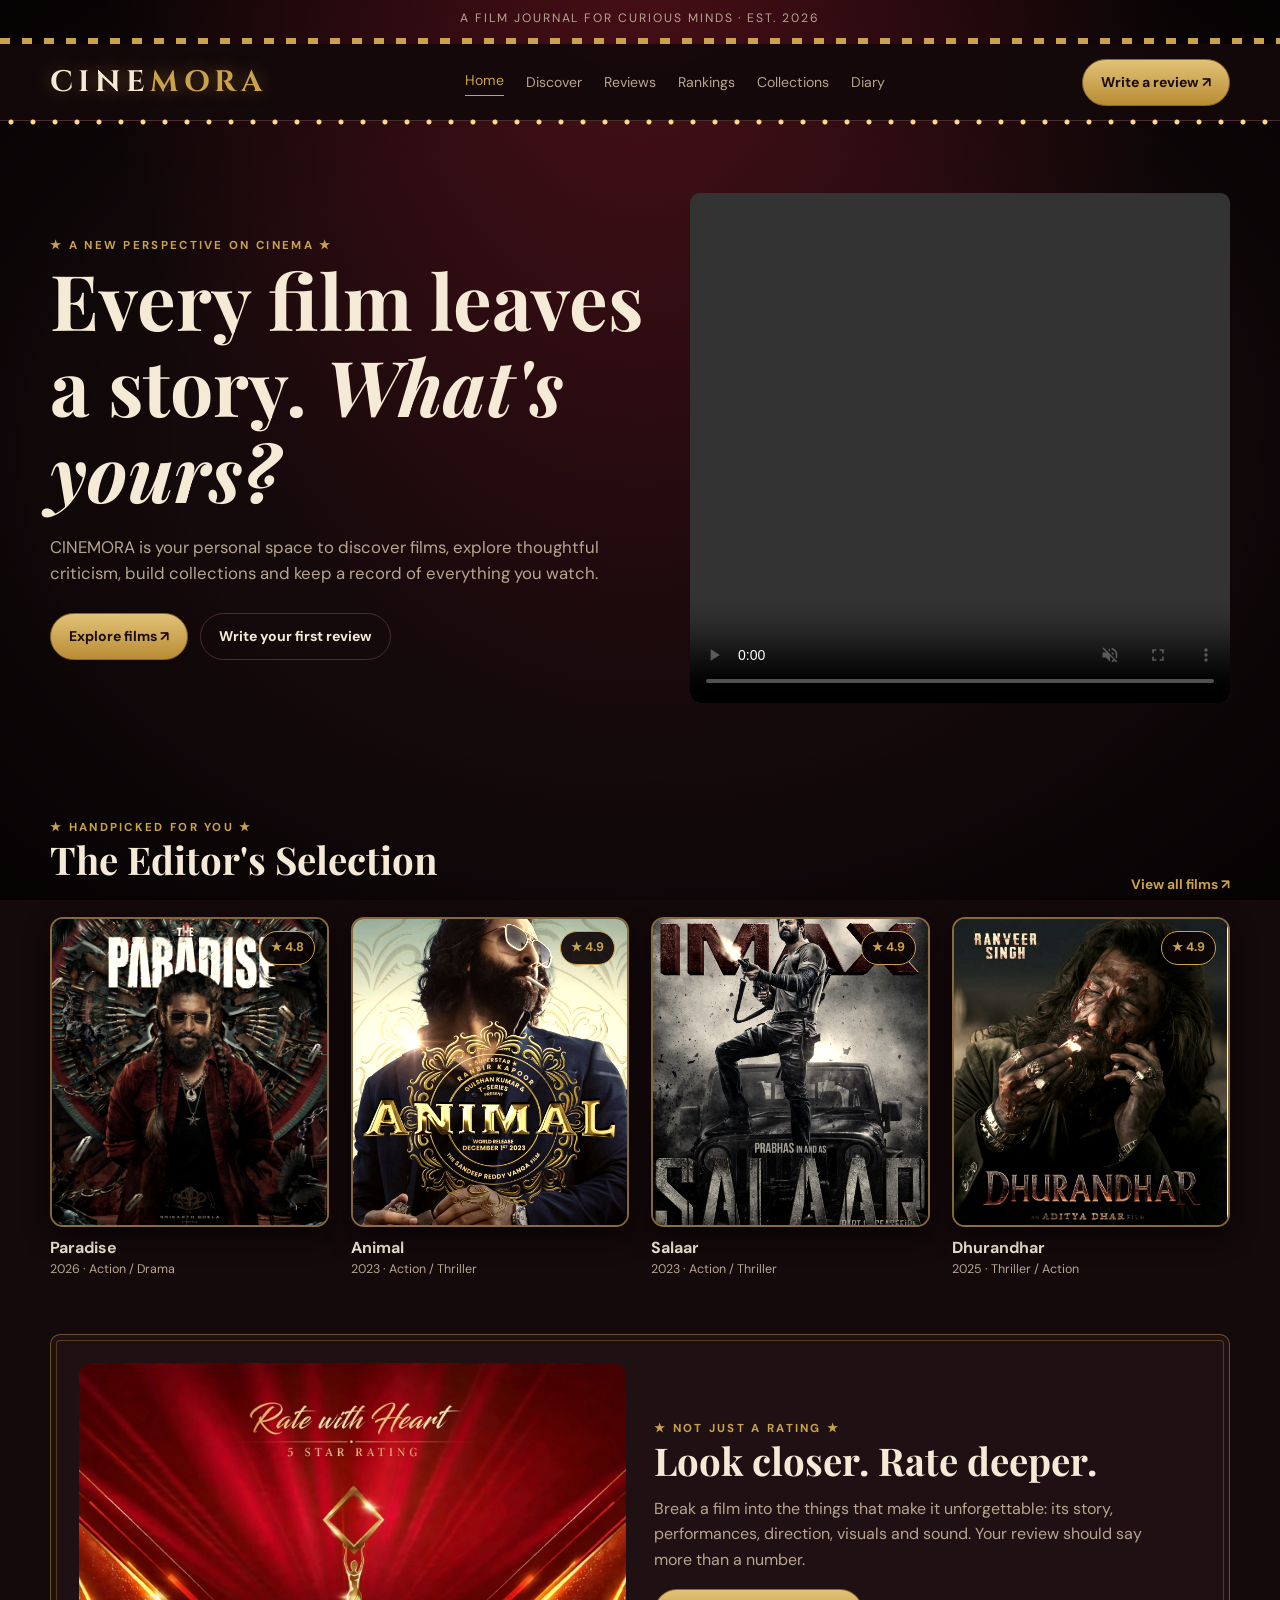
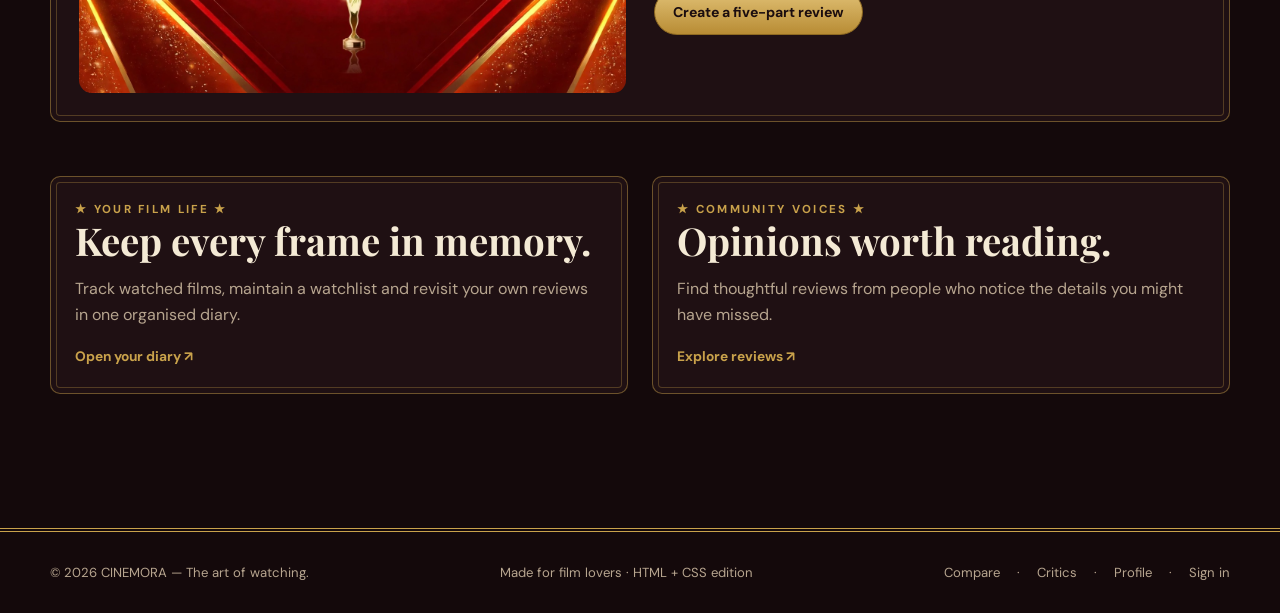
<file: index.html>
<!DOCTYPE html>
<html lang="en">

<head>

    <meta charset="UTF-8">
    <meta name="viewport" content="width=device-width, initial-scale=1.0">
    <meta name="description"
        content="Discover, review and collect films with CINEMORA.">
    <title>Home | CINEMORA</title>
    <link rel="stylesheet" href="css/style.css">
</head>

<body>

    <!-- Top announcement line -->
    <div class="topline">
        <div class="container">
            A film journal for curious minds · Est. 2026
        </div>
    </div>

    <!-- Navigation bar -->
    <div class="nav-wrap">
        <div class="container">
            <nav>

                <!-- Website logo -->
                <a class="logo" href="index.html">
                    CINE<span>MORA</span>
                </a>

                <!-- Navigation links -->
                <div class="nav-links">
                    <a class="active" href="index.html">Home</a>
                    <a class="" href="discover.html">Discover</a>
                    <a class="" href="review-hub.html">Reviews</a>
                    <a class="" href="rankings.html">Rankings</a>
                    <a class="" href="collections.html">Collections</a>
                    <a class="" href="diary.html">Diary</a>
                </div>

                <!-- Write review button -->
                <a class="nav-cta" href="write-review.html">
                    Write a review ↗
                </a>

            </nav>
        </div>
    </div>

    <!-- Main content -->
    <main class="container">

        <!-- Hero section -->
        <section class="hero">

            <!-- Hero text content -->
            <div class="hero-copy">

                <div class="eyebrow">
                    A new perspective on cinema
                </div>

                <h1>
                    Every film leaves a story.
                    <em>What's yours?</em>
                </h1>

                <p>
                    CINEMORA is your personal space to discover films,
                    explore thoughtful criticism, build collections
                    and keep a record of everything you watch.
                </p>

                <!-- Hero action buttons -->
                <div class="hero-actions">

                    <a class="btn" href="discover.html">
                        Explore films ↗
                    </a>

                    <a class="btn outline" href="write-review.html">
                        Write your first review
                    </a>

                </div>
            </div>

           <div class="hero-image">
             <video src="images/hero.vid.mp4"
              autoplay loop muted playsinline controls preload="auto">
             </video>
            </div>
            
        </section>

        <!-- Editor's selection section -->
        <section class="section">

            <!-- Section heading -->
            <div class="section-head">

                <div>
                    <div class="eyebrow">
                        Handpicked for you
                    </div>

                    <h2>The Editor's Selection</h2>
                </div>

                <a class="text-link" href="discover.html">
                    View all films ↗
                </a>

            </div>

            <!-- Featured movie grid -->
            <div class="movie-grid">

                <!-- Movie 1: Paradise -->
                <article class="movie-card">

                    <a href="discover.html">
                        <div class="poster">

                            <div class="image-slot">
                                <img
                                    src="images/para4.png"
                                    alt="Paradise"
                                >
                            </div>

                            <span class="rating">★ 4.8</span>

                        </div>
                    </a>

                    <h3>
                        <a href="discover.html">
                            Paradise
                        </a>
                    </h3>

                    <div class="meta">
                        2026 · Action / Drama
                    </div>

                </article>

                <!-- Movie 2: Animal -->
                <article class="movie-card">

                    <a href="discover.html">
                        <div class="poster">

                            <div class="image-slot">
                                <img
                                    src="images/animal.png"
                                    alt="Animal"
                                >
                            </div>

                            <span class="rating">★ 4.9</span>

                        </div>
                    </a>

                    <h3>
                        <a href="discover.html">Animal</a>
                    </h3>

                    <div class="meta">
                        2023 · Action / Thriller
                    </div>

                </article>

                <!-- Movie 3: Salaar -->
                <article class="movie-card">

                    <a href="movie.html">
                        <div class="poster">

                            <div class="image-slot">
                                <img
                                    src="images/salar4.png"
                                    alt="Salaar"
                                >
                            </div>

                            <span class="rating">★ 4.9</span>

                        </div>
                    </a>

                    <h3>
                        <a href="movie.html">Salaar</a>
                    </h3>

                    <div class="meta">
                        2023 · Action / Thriller
                    </div>

                </article>

                <!-- Movie 4: Dhurandhar -->
                <article class="movie-card">

                    <a href="discover.html">
                        <div class="poster">

                            <div class="image-slot">
                                <img
                                    src="images/dhurandhar_2x3_full.png"
                                    alt="Dhurandhar"
                                >
                            </div>

                            <span class="rating">★ 4.9</span>

                        </div>
                    </a>

                    <h3>
                        <a href="discover.html">Dhurandhar</a>
                    </h3>

                    <div class="meta">
                        2025 · Thriller / Action
                    </div>

                </article>

            </div>
        </section>

        <!-- Feature band: Review explanation -->
        <section class="feature-band">

            <!-- Editorial image -->
            <div>
                <div class="image-slot">
                    <img
                        src="images/homepage.jpeg"
                        alt="Cinema editorial image"
                    >
                </div>
            </div>

            <!-- Feature text -->
            <div>

                <div class="eyebrow">
                    Not just a rating
                </div>

                <h2>Look closer. Rate deeper.</h2>

                <p>
                    Break a film into the things that make it unforgettable:
                    its story, performances, direction, visuals and sound.
                    Your review should say more than a number.
                </p>

                <a class="btn" href="write-review.html">
                    Create a five-part review
                </a>

            </div>

        </section>

        <!-- Two-column information section -->
        <section class="section split">

            <!-- Film diary panel -->
            <div class="panel">

                <div class="eyebrow">
                    Your film life
                </div>

                <h2>Keep every frame in memory.</h2>

                <p>
                    Track watched films, maintain a watchlist and revisit
                    your own reviews in one organised diary.
                </p>

                <a class="text-link" href="diary.html">
                    Open your diary ↗
                </a>

            </div>

            <!-- Community reviews panel -->
            <div class="panel">

                <div class="eyebrow">
                    Community voices
                </div>

                <h2>Opinions worth reading.</h2>

                <p>
                    Find thoughtful reviews from people who notice
                    the details you might have missed.
                </p>

                <a class="text-link" href="review-hub.html">
                    Explore reviews ↗
                </a>

            </div>

        </section>

    </main>

    <!-- Footer -->
    <footer>

        <div class="container footer-inner">

            <span>
                © 2026 CINEMORA — The art of watching.
            </span>

            <span>
                Made for film lovers · HTML + CSS edition
            </span>

            <span>
                <a href="compare.html">Compare</a>
                　·　
                <a href="critics.html">Critics</a>
                　·　
                <a href="profile.html">Profile</a>
                　·　
                <a href="login.html">Sign in</a>
            </span>

        </div>

    </footer>

</body>
</html>
</file>
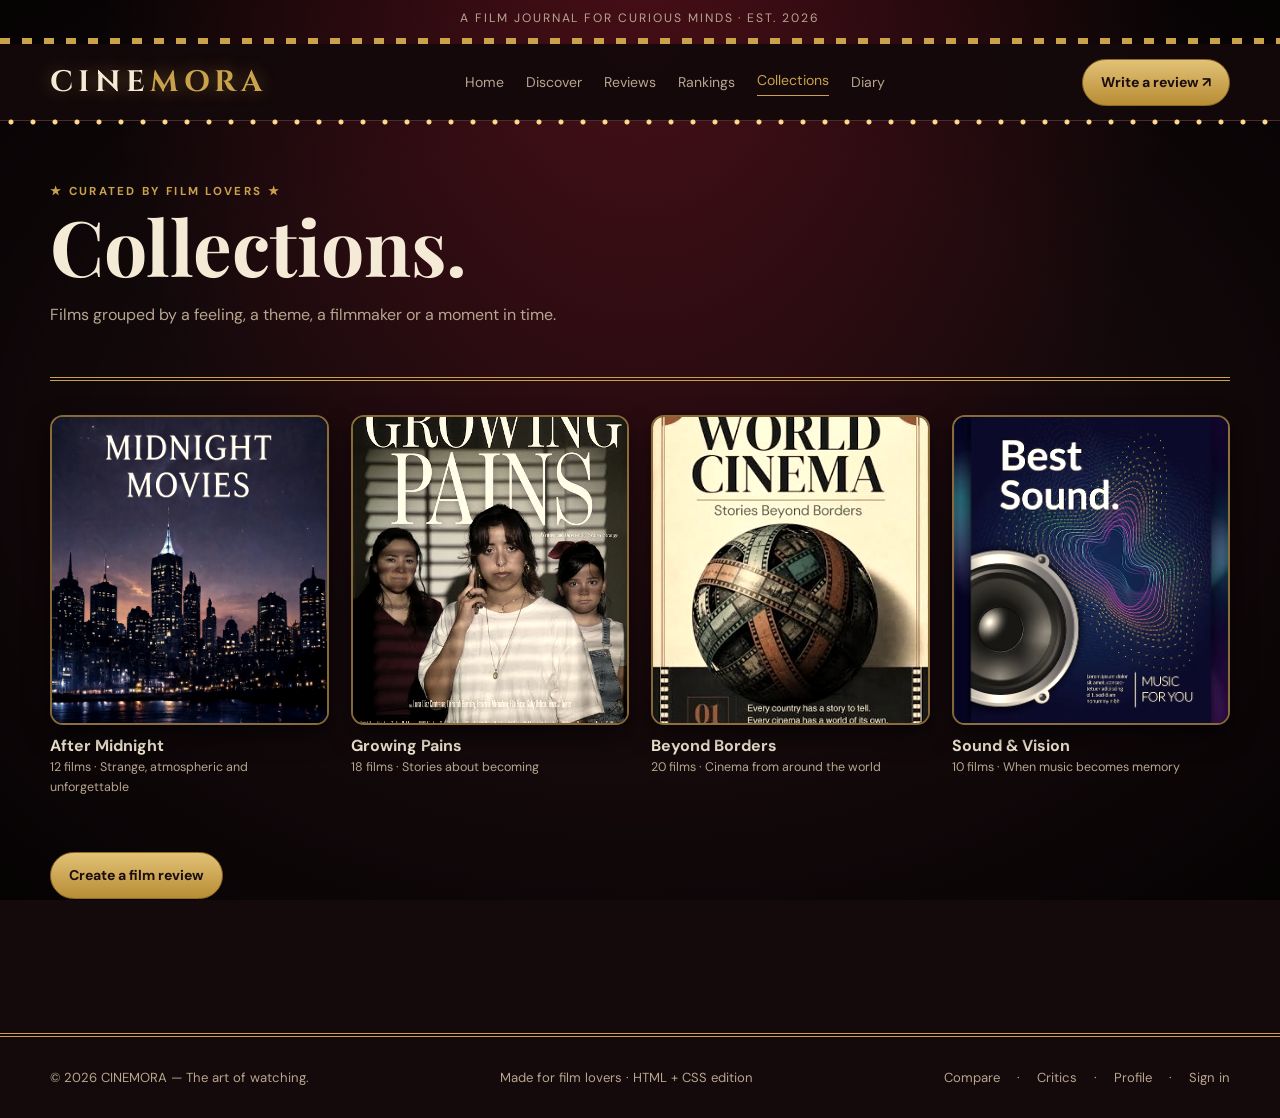
<file: collections.html>
<!DOCTYPE html>
<html lang="en">

<head>
    <meta charset="UTF-8">
    <meta name="viewport" content="width=device-width, initial-scale=1.0">
    <meta name="description" content="Collections">
    <title>Collections | CINEMORA</title>
    <link rel="stylesheet" href="css/style.css">

</head>

<body>

    <!-- 6. Topline -->
    <div class="topline">

        <div class="container">
            A film journal for curious minds · Est. 2026
        </div>

    </div>

    <!-- 7. Navigation Bar -->
    <div class="nav-wrap">

        <div class="container">

            <nav>

                <!-- Website Logo -->
                <a class="logo" href="index.html">
                    CINE<span>MORA</span>
                </a>

                <!-- Navigation Links -->
                <div class="nav-links">

                    <a class="" href="index.html">Home</a>

                    <a class="" href="discover.html">Discover</a>

                    <a class="" href="review-hub.html">Reviews</a>

                    <a class="" href="rankings.html">Rankings</a>

                    <a class="active" href="collections.html">
                        Collections
                    </a>

                    <a class="" href="diary.html">Diary</a>

                </div>

                <!-- Review Button -->
                <a class="nav-cta" href="write-review.html">
                    Write a review ↗
                </a>

            </nav>

        </div>

    </div>

    <!-- 8. Main Content -->
    <main class="container">

        <!-- 9. Page Heading -->
        <div class="page-title">

            <div class="eyebrow">
                Curated by film lovers
            </div>

            <h1>Collections.</h1>

            <p>
                Films grouped by a feeling, a theme,
                a filmmaker or a moment in time.
            </p>

        </div>

        <!-- 10. Movie Collections Grid -->
        <div class="movie-grid">

            <!-- First Collection: After Midnight -->
            <article class="movie-card">

                <a href="discover.html">

                    <!-- Collection Poster -->
                    <div class="poster">

                        <div class="image-slot">
                            <img src="images/midnight2.png"
                                 alt="Midnight cinema collection">
                        </div>

                    </div>

                    <!-- Collection Information -->
                    <h3>After Midnight</h3>

                    <div class="meta">
                        12 films · Strange, atmospheric
                        and unforgettable
                    </div>

                </a>

            </article>

            <!-- Second Collection: Growing Pains -->
            <article class="movie-card">

                <a href="discover.html">

                    <!-- Collection Poster -->
                    <div class="poster">

                        <div class="image-slot">
                            <img src="images/grow.pain.png"
                                 alt="Coming of age collection">
                        </div>

                    </div>

                    <!-- Collection Information -->
                    <h3>Growing Pains</h3>

                    <div class="meta">
                        18 films · Stories about becoming
                    </div>

                </a>

            </article>

            <!-- Third Collection: Beyond Borders -->
            <article class="movie-card">

                <a href="discover.html">

                    <!-- Collection Poster -->
                    <div class="poster">

                        <div class="image-slot">
                            <img src="images/cinemaworld1.png"
                                 alt="World cinema collection">
                        </div>

                    </div>

                    <!-- Collection Information -->
                    <h3>Beyond Borders</h3>

                    <div class="meta">
                        20 films · Cinema from around the world
                    </div>

                </a>

            </article>

            <!-- Fourth Collection: Sound & Vision -->
            <article class="movie-card">

                <a href="discover.html">

                    <!-- Collection Poster -->
                    <div class="poster">

                        <div class="image-slot">
                            <img src="images/music3.png"
                                 alt="Soundtrack collection">
                        </div>

                    </div>

                    <!-- Collection Information -->
                    <h3>Sound &amp; Vision</h3>

                    <div class="meta">
                        10 films · When music becomes memory
                    </div>

                </a>

            </article>

        </div>

        <!-- 11. Create Review Button -->
        <div class="section">

            <a class="btn" href="write-review.html">
                Create a film review
            </a>

        </div>

    </main>

    <!-- 12. Footer -->
    <footer>

        <div class="container footer-inner">

            <span>
                © 2026 CINEMORA — The art of watching.
            </span>

            <span>
                Made for film lovers · HTML + CSS edition
            </span>

            <span>
                <a href="compare.html">Compare</a>
                　·　
                <a href="critics.html">Critics</a>
                　·　
                <a href="profile.html">Profile</a>
                　·　
                <a href="login.html">Sign in</a>
            </span>

        </div>

    </footer>

</body>
</html>
</file>
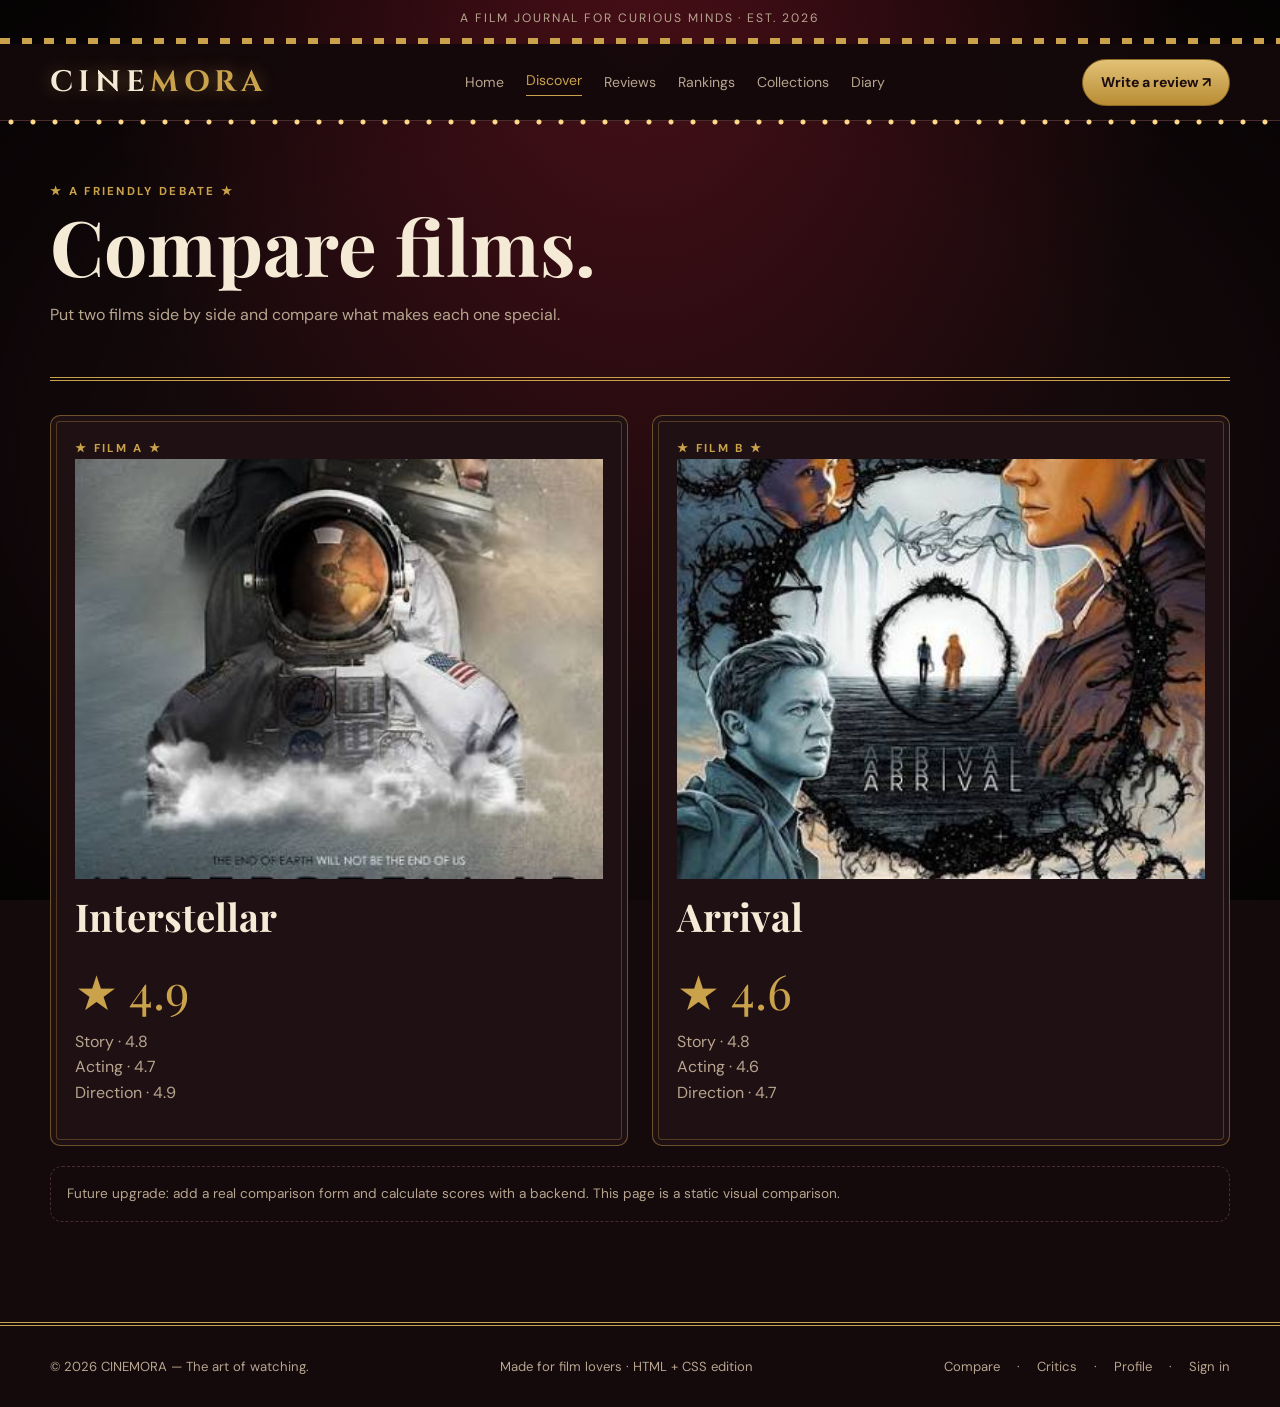
<file: compare.html>
<!DOCTYPE html>
<html lang="en">

<head>

    <meta charset="UTF-8">
    <meta name="viewport" content="width=device-width, initial-scale=1.0">
    <meta name="description" content="Compare Films">
    <title>Compare Films | CINEMORA</title>
    <link rel="stylesheet" href="css/style.css">

</head>

<body>

    <!-- 6. Topline -->
    <div class="topline">

        <div class="container">
            A film journal for curious minds · Est. 2026
        </div>

    </div>

    <!-- 7. Navigation Bar -->
    <div class="nav-wrap">

        <div class="container">

            <nav>

                <!-- Website Logo -->
                <a class="logo" href="index.html">
                    CINE<span>MORA</span>
                </a>

                <!-- Navigation Links -->
                <div class="nav-links">

                    <a class="" href="index.html">Home</a>

                    <a class="active" href="discover.html">
                        Discover
                    </a>

                    <a class="" href="review-hub.html">Reviews</a>

                    <a class="" href="rankings.html">Rankings</a>

                    <a class="" href="collections.html">
                        Collections
                    </a>

                    <a class="" href="diary.html">Diary</a>

                </div>

                <!-- Review Button -->
                <a class="nav-cta" href="write-review.html">
                    Write a review ↗
                </a>

            </nav>

        </div>

    </div>

    <!-- 8. Main Content -->
    <main class="container">

        <!-- 9. Page Heading -->
        <div class="page-title">

            <div class="eyebrow">
                A friendly debate
            </div>

            <h1>Compare films.</h1>

            <p>
                Put two films side by side and compare
                what makes each one special.
            </p>

        </div>

        <!-- 10. Film Comparison Section -->
        <div class="split">

            <!-- Film A: Interstellar -->
            <div class="panel">

                <div class="eyebrow">
                    Film A
                </div>

                <!-- Movie Poster -->
                <div class="image-slot">

                    <img src="images/interstellar.jpeg"
                         alt="Interstellar poster">

                </div>

                <!-- Movie Name -->
                <h2 style="margin-top:16px">
                    Interstellar
                </h2>

                <!-- Overall Rating -->
                <div class="big-score">
                    ★ 4.9
                </div>

                <!-- Movie Category Ratings -->
                <p>
                    Story · 4.8<br>
                    Acting · 4.7<br>
                    Direction · 4.9<br>
                </p>

            </div>

            <!-- Film B: Arrival -->
            <div class="panel">

                <div class="eyebrow">
                    Film B
                </div>

                <!-- Movie Poster -->
                <div class="image-slot">

                    <img src="images/arivval.jpeg"
                         alt="Arrival poster">

                </div>

                <!-- Movie Name -->
                <h2 style="margin-top:16px">
                    Arrival
                </h2>

                <!-- Overall Rating -->
                <div class="big-score">
                    ★ 4.6
                </div>

                <!-- Movie Category Ratings -->
                <p>
                    Story · 4.8<br>
                    Acting · 4.6<br>
                    Direction · 4.7<br>
                </p>

            </div>

        </div>

        <!-- 11. Future Upgrade Note -->
        <div class="note">

            Future upgrade: add a real comparison form
            and calculate scores with a backend.
            This page is a static visual comparison.

        </div>

    </main>

    <!-- 12. Footer -->
    <footer>

        <div class="container footer-inner">

            <span>
                © 2026 CINEMORA — The art of watching.
            </span>

            <span>
                Made for film lovers · HTML + CSS edition
            </span>

            <span>
                <a href="compare.html">Compare</a>
                　·　
                <a href="critics.html">Critics</a>
                　·　
                <a href="profile.html">Profile</a>
                　·　
                <a href="login.html">Sign in</a>
            </span>

        </div>

    </footer>

</body>
</html>
</file>
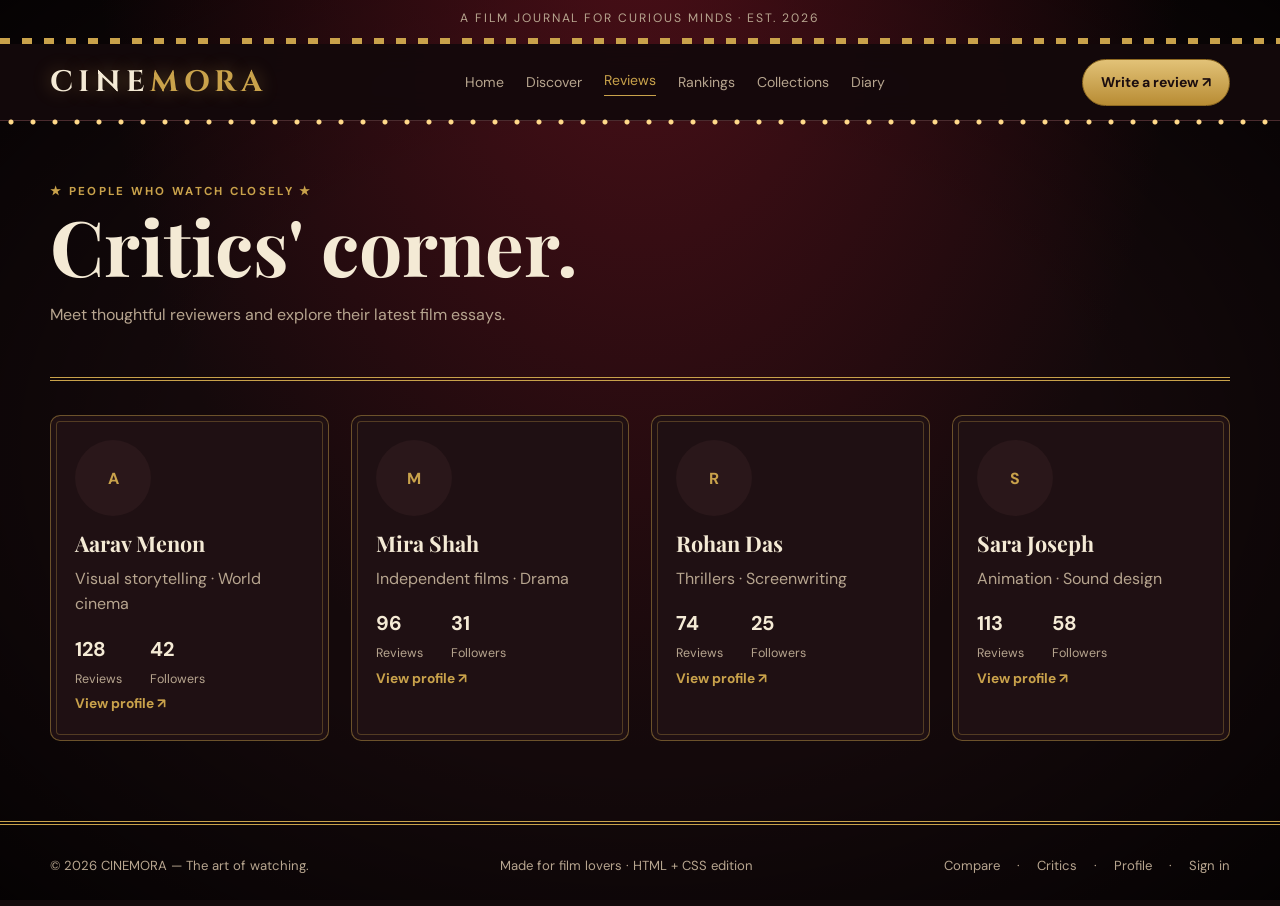
<file: critics.html>
<!DOCTYPE html>
<html lang="en">

<head>

    
    <meta charset="UTF-8">
    <meta name="viewport" content="width=device-width, initial-scale=1.0">
    <meta name="description" content="Critics Corner">
    <title>Critics Corner | CINEMORA</title>
    <link rel="stylesheet" href="css/style.css">

</head>

<body>

    <!-- 6. Topline -->
    <div class="topline">

        <div class="container">
            A film journal for curious minds · Est. 2026
        </div>

    </div>

    <!-- 7. Navigation Bar -->
    <div class="nav-wrap">

        <div class="container">

            <nav>

                <!-- Website Logo -->
                <a class="logo" href="index.html">
                    CINE<span>MORA</span>
                </a>

                <!-- Navigation Links -->
                <div class="nav-links">

                    <a class="" href="index.html">Home</a>

                    <a class="" href="discover.html">Discover</a>

                    <a class="active" href="review-hub.html">
                        Reviews
                    </a>

                    <a class="" href="rankings.html">Rankings</a>

                    <a class="" href="collections.html">
                        Collections
                    </a>

                    <a class="" href="diary.html">Diary</a>

                </div>

                <!-- Review Button -->
                <a class="nav-cta" href="write-review.html">
                    Write a review ↗
                </a>

            </nav>

        </div>

    </div>

    <!-- 8. Main Content -->
    <main class="container">

        <!-- 9. Page Heading -->
        <div class="page-title">

            <div class="eyebrow">
                People who watch closely
            </div>

            <h1>Critics' corner.</h1>

            <p>
                Meet thoughtful reviewers and explore
                their latest film essays.
            </p>

        </div>

        <!-- 10. Critics / Reviewers Grid -->
        <div class="movie-grid">

            <!-- First Critic: Aarav Menon -->
            <article class="panel">

                <!-- Critic Avatar -->
                <div class="avatar"
                     style="width:76px;height:76px">
                    A
                </div>

                <!-- Critic Name -->
                <h3 style="margin-top:15px">
                    Aarav Menon
                </h3>

                <!-- Critic Specialization -->
                <p>
                    Visual storytelling · World cinema
                </p>

                <!-- Critic Statistics -->
                <div class="stats">

                    <div>
                        <strong>128</strong>
                        <span>Reviews</span>
                    </div>

                    <div>
                        <strong>42</strong>
                        <span>Followers</span>
                    </div>

                </div>

                <!-- Profile Link -->
                <a class="text-link" href="profile.html">
                    View profile ↗
                </a>

            </article>

            <!-- Second Critic: Mira Shah -->
            <article class="panel">

                <!-- Critic Avatar -->
                <div class="avatar"
                     style="width:76px;height:76px">
                    M
                </div>

                <!-- Critic Name -->
                <h3 style="margin-top:15px">
                    Mira Shah
                </h3>

                <!-- Critic Specialization -->
                <p>
                    Independent films · Drama
                </p>

                <!-- Critic Statistics -->
                <div class="stats">

                    <div>
                        <strong>96</strong>
                        <span>Reviews</span>
                    </div>

                    <div>
                        <strong>31</strong>
                        <span>Followers</span>
                    </div>

                </div>

                <!-- Profile Link -->
                <a class="text-link" href="profile.html">
                    View profile ↗
                </a>

            </article>

            <!-- Third Critic: Rohan Das -->
            <article class="panel">

                <!-- Critic Avatar -->
                <div class="avatar"
                     style="width:76px;height:76px">
                    R
                </div>

                <!-- Critic Name -->
                <h3 style="margin-top:15px">
                    Rohan Das
                </h3>

                <!-- Critic Specialization -->
                <p>
                    Thrillers · Screenwriting
                </p>

                <!-- Critic Statistics -->
                <div class="stats">

                    <div>
                        <strong>74</strong>
                        <span>Reviews</span>
                    </div>

                    <div>
                        <strong>25</strong>
                        <span>Followers</span>
                    </div>

                </div>

                <!-- Profile Link -->
                <a class="text-link" href="profile.html">
                    View profile ↗
                </a>

            </article>

            <!-- Fourth Critic: Sara Joseph -->
            <article class="panel">

                <!-- Critic Avatar -->
                <div class="avatar"
                     style="width:76px;height:76px">
                    S
                </div>

                <!-- Critic Name -->
                <h3 style="margin-top:15px">
                    Sara Joseph
                </h3>

                <!-- Critic Specialization -->
                <p>
                    Animation · Sound design
                </p>

                <!-- Critic Statistics -->
                <div class="stats">

                    <div>
                        <strong>113</strong>
                        <span>Reviews</span>
                    </div>

                    <div>
                        <strong>58</strong>
                        <span>Followers</span>
                    </div>

                </div>

                <!-- Profile Link -->
                <a class="text-link" href="profile.html">
                    View profile ↗
                </a>

            </article>

        </div>

    </main>

    <!-- 11. Footer -->
    <footer>

        <div class="container footer-inner">

            <span>
                © 2026 CINEMORA — The art of watching.
            </span>

            <span>
                Made for film lovers · HTML + CSS edition
            </span>

            <span>
                <a href="compare.html">Compare</a>
                　·　
                <a href="critics.html">Critics</a>
                　·　
                <a href="profile.html">Profile</a>
                　·　
                <a href="login.html">Sign in</a>
            </span>

        </div>

    </footer>

</body>
</html>
</file>
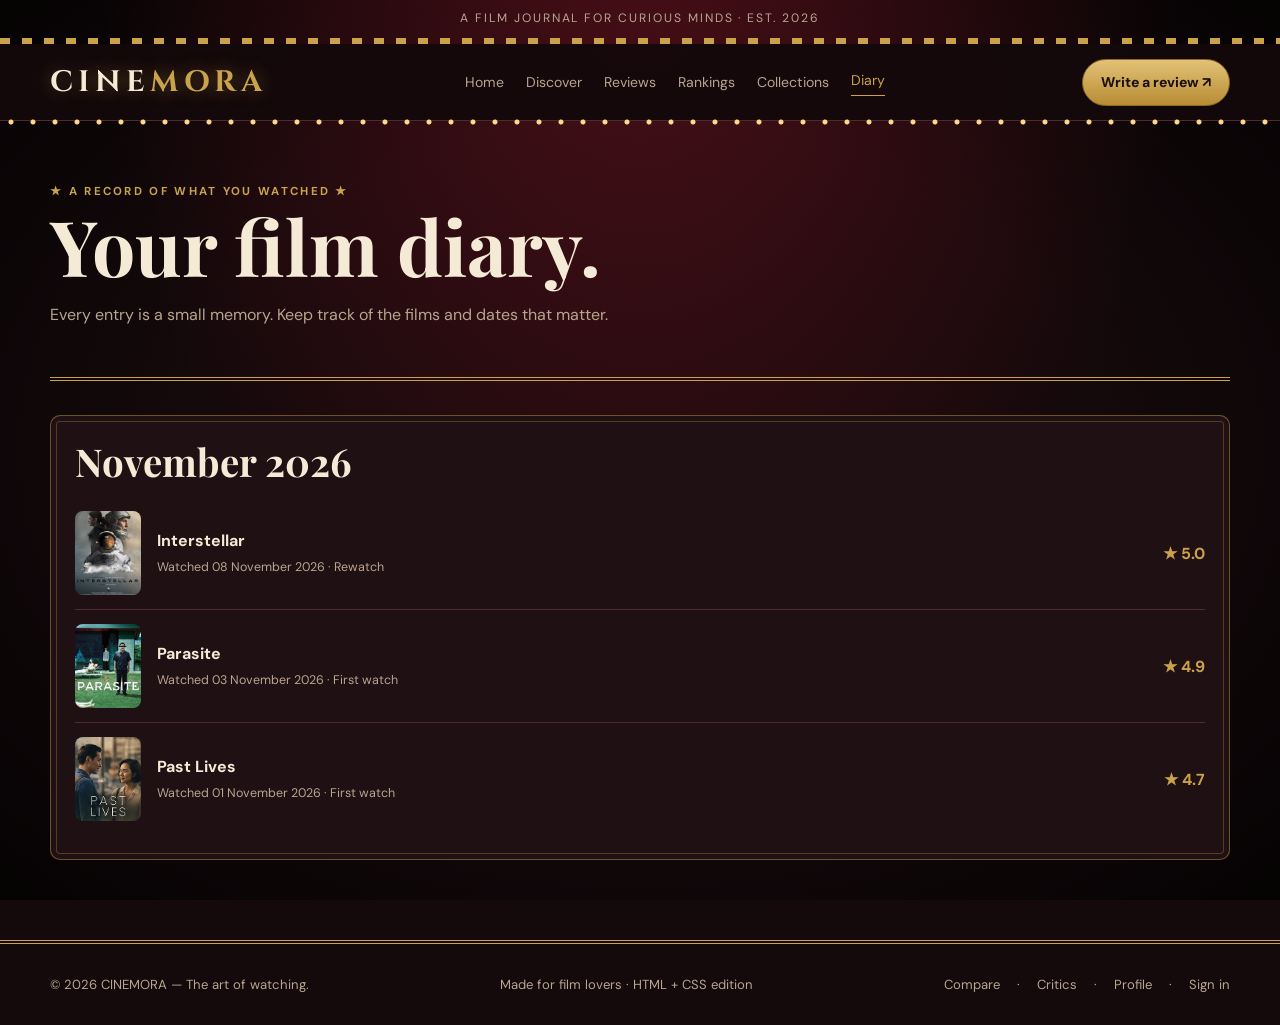
<file: diary.html>
<!DOCTYPE html>
<html lang="en">

<head>
    <meta charset="UTF-8">
    <meta name="viewport" content="width=device-width, initial-scale=1.0">
    <meta name="description" content="Diary">
    <title>Diary | CINEMORA</title>
    <link rel="stylesheet" href="css/style.css">
</head>

<body>

    <!-- 6. Topline -->
    <div class="topline">

        <div class="container">
            A film journal for curious minds · Est. 2026
        </div>

    </div>

    <!-- 7. Navigation Bar -->
    <div class="nav-wrap">

        <div class="container">

            <nav>

                <!-- Website Logo -->
                <a class="logo" href="index.html">
                    CINE<span>MORA</span>
                </a>

                <!-- Navigation Links -->
                <div class="nav-links">

                    <a class="" href="index.html">Home</a>

                    <a class="" href="discover.html">Discover</a>

                    <a class="" href="review-hub.html">Reviews</a>

                    <a class="" href="rankings.html">Rankings</a>

                    <a class="" href="collections.html">Collections</a>

                    <a class="active" href="diary.html">
                        Diary
                    </a>

                </div>

                <!-- Review Button -->
                <a class="nav-cta" href="write-review.html">
                    Write a review ↗
                </a>

            </nav>

        </div>

    </div>

    <!-- 8. Main Content -->
    <main class="container">

        <!-- 9. Page Heading -->
        <div class="page-title">

            <div class="eyebrow">
                A record of what you watched
            </div>

            <h1>Your film diary.</h1>

            <p>
                Every entry is a small memory.
                Keep track of the films and dates that matter.
            </p>

        </div>

        <!-- 10. Film Diary Panel -->
        <div class="panel">

            <!-- Month Heading -->
            <h2>November 2026</h2>

            <!-- First Entry: Interstellar -->
            <div class="list-row">

                <!-- Movie Poster -->
                <div class="thumb">

                    <div class="image-slot">
                        <img src="images/interstellar.jpeg"
                             alt="Interstellar poster">
                    </div>

                </div>

                <!-- Movie Information -->
                <div class="grow">

                    <strong>Interstellar</strong>

                    <span class="meta">
                        Watched 08 November 2026 · Rewatch
                    </span>

                </div>

                <!-- Movie Rating -->
                <span class="score">★ 5.0</span>

            </div>

            <!-- Second Entry: Parasite -->
            <div class="list-row">

                <!-- Movie Poster -->
                <div class="thumb">

                    <div class="image-slot">
                        <img src="images/parasite.jpg"
                             alt="Parasite poster">
                    </div>

                </div>

                <!-- Movie Information -->
                <div class="grow">

                    <strong>Parasite</strong>

                    <span class="meta">
                        Watched 03 November 2026 · First watch
                    </span>

                </div>

                <!-- Movie Rating -->
                <span class="score">★ 4.9</span>

            </div>

            <!-- Third Entry: Past Lives -->
            <div class="list-row">

                <!-- Movie Poster -->
                <div class="thumb">

                    <div class="image-slot">
                        <img src="images/past-lives.jpg"
                             alt="Past Lives poster">
                    </div>

                </div>

                <!-- Movie Information -->
                <div class="grow">

                    <strong>Past Lives</strong>

                    <span class="meta">
                        Watched 01 November 2026 · First watch
                    </span>

                </div>

                <!-- Movie Rating -->
                <span class="score">★ 4.7</span>

            </div>

        </div>

    </main>

    <!-- 11. Footer -->
    <footer>

        <div class="container footer-inner">

            <span>
                © 2026 CINEMORA — The art of watching.
            </span>

            <span>
                Made for film lovers · HTML + CSS edition
            </span>

            <span>
                <a href="compare.html">Compare</a>
                　·　
                <a href="critics.html">Critics</a>
                　·　
                <a href="profile.html">Profile</a>
                　·　
                <a href="login.html">Sign in</a>
            </span>

        </div>

    </footer>

</body>
</html>
</file>
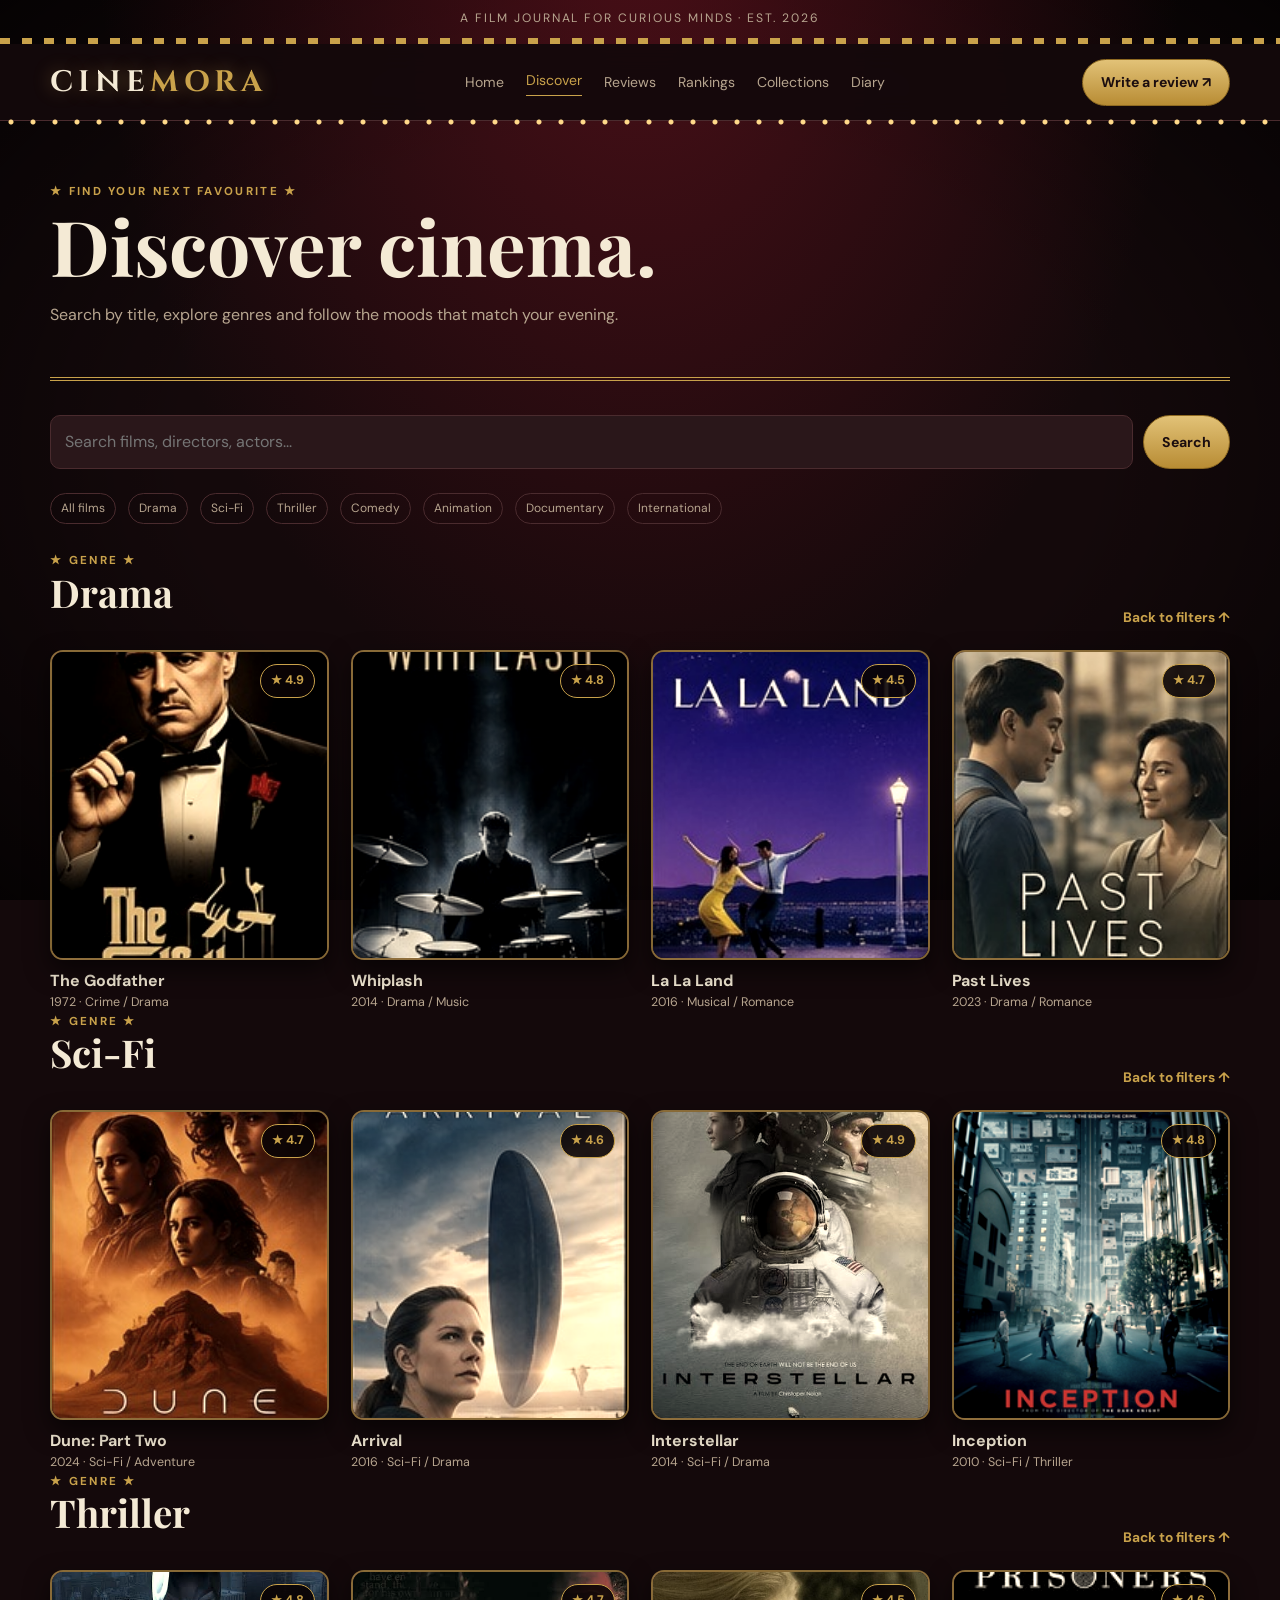
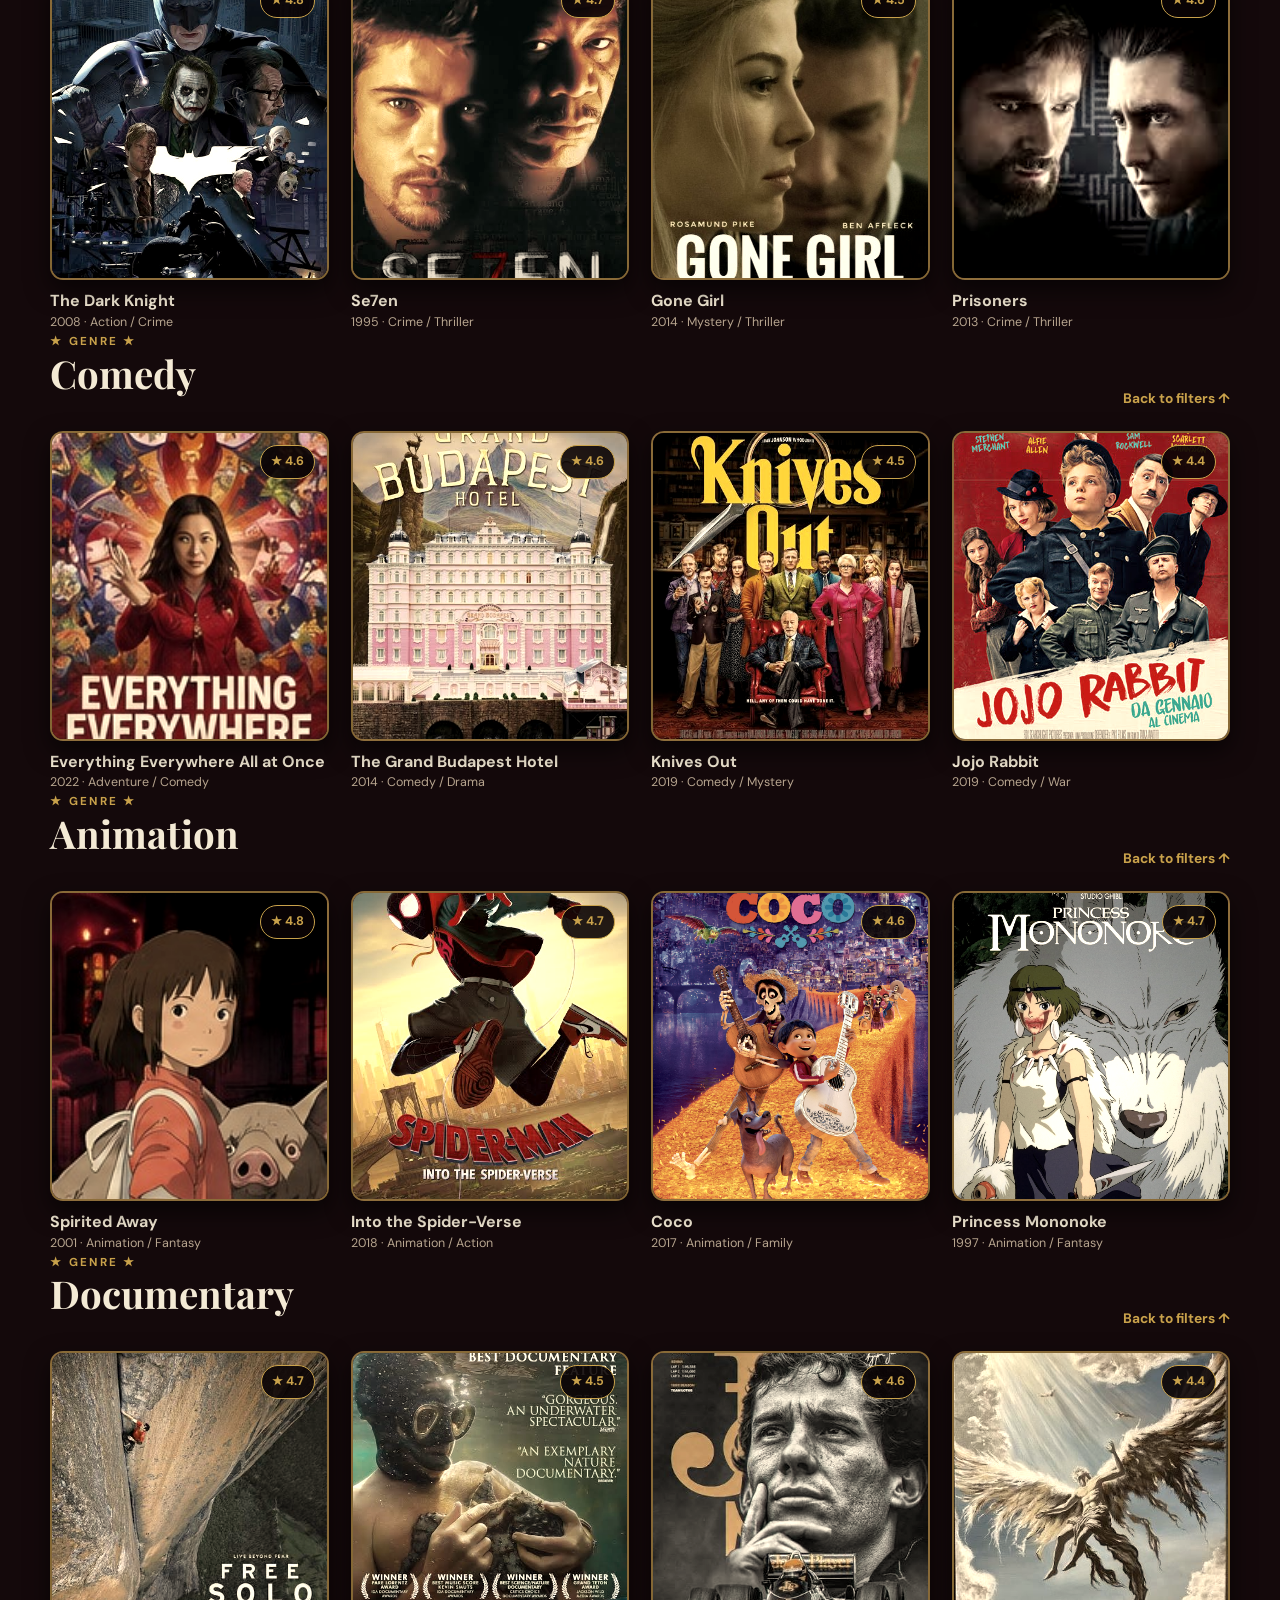
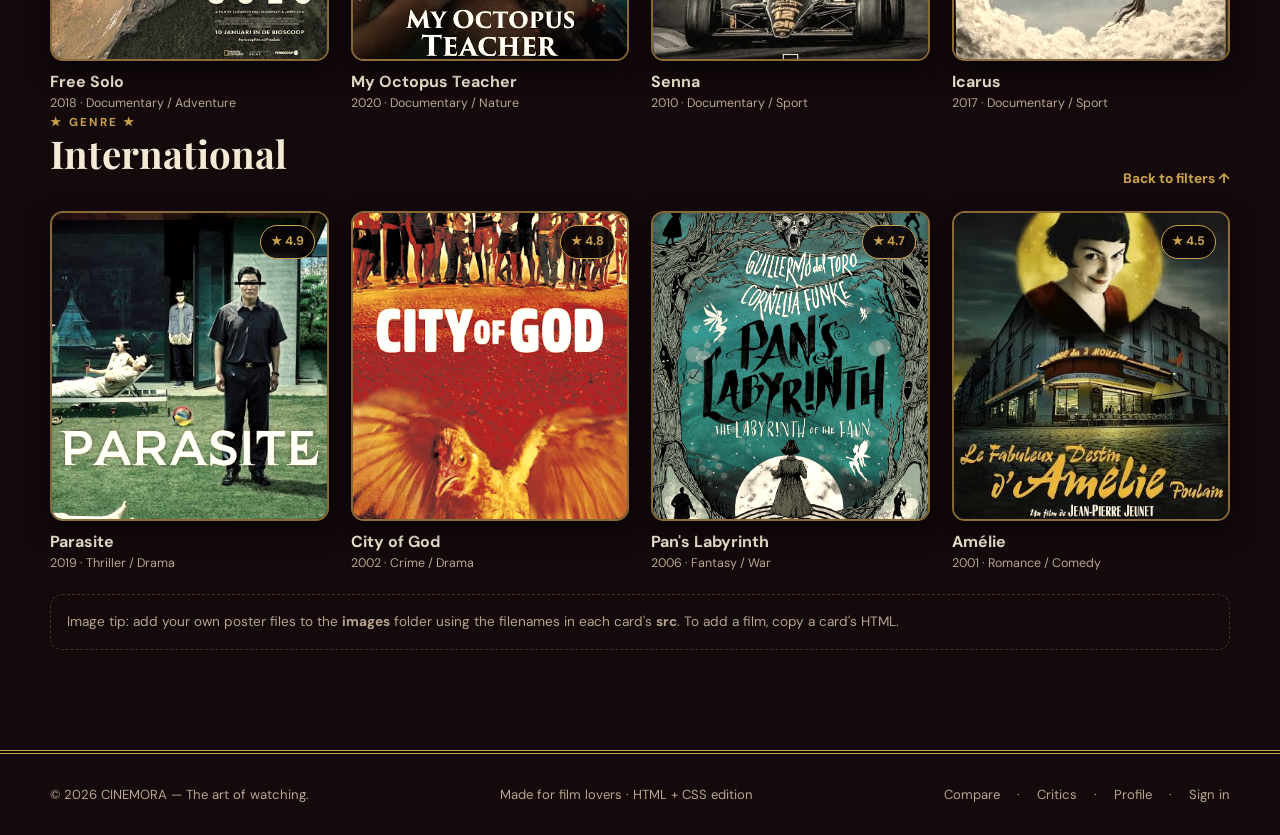
<file: discover.html>
<!DOCTYPE html>
<html lang="en">

<head>
    
    <meta charset="UTF-8">
    <meta name="viewport" content="width=device-width, initial-scale=1.0">
    <meta name="description" content="Discover">
    <title>Discover | CINEMORA</title>
    <link rel="stylesheet" href="css/style.css">
</head>
<body>

    <!-- Top announcement line -->
    <div class="topline">
        <div class="container">
            A film journal for curious minds · Est. 2026
        </div>
    </div>

    <!-- Navigation bar -->
    <div class="nav-wrap">
        <div class="container">
            <nav>

                <a class="logo" href="index.html">
                    CINE<span>MORA</span>
                </a>

                <div class="nav-links">
                    <a class="" href="index.html">Home</a>
                    <a class="active" href="discover.html">Discover</a>
                    <a class="" href="review-hub.html">Reviews</a>
                    <a class="" href="rankings.html">Rankings</a>
                    <a class="" href="collections.html">Collections</a>
                    <a class="" href="diary.html">Diary</a>
                </div>

                <a class="nav-cta" href="write-review.html">
                    Write a review ↗
                </a>

            </nav>
        </div>
    </div>

    <!-- Main content -->
    <main class="container" id="top">

        <div class="page-title">
            <div class="eyebrow">Find your next favourite</div>
            <h1>Discover cinema.</h1>
            <p>
                Search by title, explore genres and follow the moods
                that match your evening.
            </p>
        </div>

        <div class="searchbox">
            <input type="search" placeholder="Search films, directors, actors...">
            <a class="btn" href="#films">Search</a>
        </div>

        <!-- Genre buttons -->
        <div class="filters">
            <a class="tag" href="#films">All films</a>
            <a class="tag" href="#drama">Drama</a>
            <a class="tag" href="#scifi">Sci-Fi</a>
            <a class="tag" href="#thriller">Thriller</a>
            <a class="tag" href="#comedy">Comedy</a>
            <a class="tag" href="#animation">Animation</a>
            <a class="tag" href="#documentary">Documentary</a>
            <a class="tag" href="#international">International</a>
        </div>

        <div id="films">

        <!-- ===== DRAMA ===== -->
        <section class="genre-row" id="drama">
            <div class="section-head">
                <div><div class="eyebrow">Genre</div><h2>Drama</h2></div>
                <a class="text-link" href="#top">Back to filters ↑</a>
            </div>
            <div class="movie-grid">
                <article class="movie-card">
                    <a href="movie.html"><div class="poster"><div class="image-slot"><img src="images/godfather.jpg" alt="The Godfather" width="1200" height="1800" loading="lazy"></div><span class="rating">★ 4.9</span></div></a>
                    <h3><a href="movie.html">The Godfather</a></h3>
                    <div class="meta">1972 · Crime / Drama</div>
                </article>
                <article class="movie-card">
                    <a href="movie.html"><div class="poster"><div class="image-slot"><img src="images/whiplash.jpg" alt="Whiplash" width="1200" height="1800" loading="lazy"></div><span class="rating">★ 4.8</span></div></a>
                    <h3><a href="movie.html">Whiplash</a></h3>
                    <div class="meta">2014 · Drama / Music</div>
                </article>
                <article class="movie-card">
                    <a href="movie.html"><div class="poster"><div class="image-slot"><img src="images/la-la-land.jpg" alt="La La Land" width="1200" height="1800" loading="lazy"></div><span class="rating">★ 4.5</span></div></a>
                    <h3><a href="movie.html">La La Land</a></h3>
                    <div class="meta">2016 · Musical / Romance</div>
                </article>
                <article class="movie-card">
                    <a href="movie.html"><div class="poster"><div class="image-slot"><img src="images/past-lives.jpg" alt="Past Lives" width="1200" height="1800" loading="lazy"></div><span class="rating">★ 4.7</span></div></a>
                    <h3><a href="movie.html">Past Lives</a></h3>
                    <div class="meta">2023 · Drama / Romance</div>
                </article>
            </div>
        </section>

        <!-- ===== SCI-FI ===== -->
        <section class="genre-row" id="scifi">
            <div class="section-head">
                <div><div class="eyebrow">Genre</div><h2>Sci-Fi</h2></div>
                <a class="text-link" href="#top">Back to filters ↑</a>
            </div>
            <div class="movie-grid">
                <article class="movie-card">
                    <a href="movie.html"><div class="poster"><div class="image-slot"><img src="images/dune.jpg" alt="Dune: Part Two" width="1200" height="1800" loading="lazy"></div><span class="rating">★ 4.7</span></div></a>
                    <h3><a href="movie.html">Dune: Part Two</a></h3>
                    <div class="meta">2024 · Sci-Fi / Adventure</div>
                </article>
                <article class="movie-card">
                    <a href="movie.html"><div class="poster"><div class="image-slot"><img src="images/arrival.jpg" alt="Arrival" width="1200" height="1800" loading="lazy"></div><span class="rating">★ 4.6</span></div></a>
                    <h3><a href="movie.html">Arrival</a></h3>
                    <div class="meta">2016 · Sci-Fi / Drama</div>
                </article>
                <article class="movie-card">
                    <a href="movie.html"><div class="poster"><div class="image-slot"><img src="images/interstellar.jpeg" alt="Interstellar" width="1200" height="1800" loading="lazy"></div><span class="rating">★ 4.9</span></div></a>
                    <h3><a href="movie.html">Interstellar</a></h3>
                    <div class="meta">2014 · Sci-Fi / Drama</div>
                </article>
                <article class="movie-card">
                    <a href="movie.html"><div class="poster"><div class="image-slot"><img src="images/inception.jpg" alt="Inception" width="1200" height="1800" loading="lazy"></div><span class="rating">★ 4.8</span></div></a>
                    <h3><a href="movie.html">Inception</a></h3>
                    <div class="meta">2010 · Sci-Fi / Thriller</div>
                </article>
            </div>
        </section>

        <!-- ===== THRILLER ===== -->
        <section class="genre-row" id="thriller">
            <div class="section-head">
                <div><div class="eyebrow">Genre</div><h2>Thriller</h2></div>
                <a class="text-link" href="#top">Back to filters ↑</a>
            </div>
            <div class="movie-grid">
                <article class="movie-card">
                    <a href="movie.html"><div class="poster"><div class="image-slot"><img src="images/dark-knight.jpg.jpeg" alt="The Dark Knight" width="1200" height="1800" loading="lazy"></div><span class="rating">★ 4.8</span></div></a>
                    <h3><a href="movie.html">The Dark Knight</a></h3>
                    <div class="meta">2008 · Action / Crime</div>
                </article>
                <article class="movie-card">
                    <a href="movie.html"><div class="poster"><div class="image-slot"><img src="images/se7en.jpg" alt="Se7en" width="1200" height="1800" loading="lazy"></div><span class="rating">★ 4.7</span></div></a>
                    <h3><a href="movie.html">Se7en</a></h3>
                    <div class="meta">1995 · Crime / Thriller</div>
                </article>
                <article class="movie-card">
                    <a href="movie.html"><div class="poster"><div class="image-slot"><img src="images/gone-girl.jpg" alt="Gone Girl" width="1200" height="1800" loading="lazy"></div><span class="rating">★ 4.5</span></div></a>
                    <h3><a href="movie.html">Gone Girl</a></h3>
                    <div class="meta">2014 · Mystery / Thriller</div>
                </article>
                <article class="movie-card">
                    <a href="movie.html"><div class="poster"><div class="image-slot"><img src="images/prisoners.jpg" alt="Prisoners" width="1200" height="1800" loading="lazy"></div><span class="rating">★ 4.6</span></div></a>
                    <h3><a href="movie.html">Prisoners</a></h3>
                    <div class="meta">2013 · Crime / Thriller</div>
                </article>
            </div>
        </section>

        <!-- ===== COMEDY ===== -->
        <section class="genre-row" id="comedy">
            <div class="section-head">
                <div><div class="eyebrow">Genre</div><h2>Comedy</h2></div>
                <a class="text-link" href="#top">Back to filters ↑</a>
            </div>
            <div class="movie-grid">
                <article class="movie-card">
                    <a href="movie.html"><div class="poster"><div class="image-slot"><img src="images/everything-everywhere.jpg" alt="Everything Everywhere All at Once" width="1200" height="1800" loading="lazy"></div><span class="rating">★ 4.6</span></div></a>
                    <h3><a href="movie.html">Everything Everywhere All at Once</a></h3>
                    <div class="meta">2022 · Adventure / Comedy</div>
                </article>
                <article class="movie-card">
                    <a href="movie.html"><div class="poster"><div class="image-slot"><img src="images/grand-budapest-hotel.jpg" alt="The Grand Budapest Hotel" width="1200" height="1800" loading="lazy"></div><span class="rating">★ 4.6</span></div></a>
                    <h3><a href="movie.html">The Grand Budapest Hotel</a></h3>
                    <div class="meta">2014 · Comedy / Drama</div>
                </article>
                <article class="movie-card">
                    <a href="movie.html"><div class="poster"><div class="image-slot"><img src="images/knives-out.jpg" alt="Knives Out" width="1200" height="1800" loading="lazy"></div><span class="rating">★ 4.5</span></div></a>
                    <h3><a href="movie.html">Knives Out</a></h3>
                    <div class="meta">2019 · Comedy / Mystery</div>
                </article>
                <article class="movie-card">
                    <a href="movie.html"><div class="poster"><div class="image-slot"><img src="images/jojo-rabbit.jpg" alt="Jojo Rabbit" width="1200" height="1800" loading="lazy"></div><span class="rating">★ 4.4</span></div></a>
                    <h3><a href="movie.html">Jojo Rabbit</a></h3>
                    <div class="meta">2019 · Comedy / War</div>
                </article>
            </div>
        </section>

        <!-- ===== ANIMATION ===== -->
        <section class="genre-row" id="animation">
            <div class="section-head">
                <div><div class="eyebrow">Genre</div><h2>Animation</h2></div>
                <a class="text-link" href="#top">Back to filters ↑</a>
            </div>
            <div class="movie-grid">
                <article class="movie-card">
                    <a href="movie.html"><div class="poster"><div class="image-slot"><img src="images/spirited-away.jpg" alt="Spirited Away" width="1200" height="1800" loading="lazy"></div><span class="rating">★ 4.8</span></div></a>
                    <h3><a href="movie.html">Spirited Away</a></h3>
                    <div class="meta">2001 · Animation / Fantasy</div>
                </article>
                <article class="movie-card">
                    <a href="movie.html"><div class="poster"><div class="image-slot"><img src="images/spider-verse.jpg" alt="Spider-Man: Into the Spider-Verse" width="1200" height="1800" loading="lazy"></div><span class="rating">★ 4.7</span></div></a>
                    <h3><a href="movie.html">Into the Spider-Verse</a></h3>
                    <div class="meta">2018 · Animation / Action</div>
                </article>
                <article class="movie-card">
                    <a href="movie.html"><div class="poster"><div class="image-slot"><img src="images/coco.jpg" alt="Coco" width="1200" height="1800" loading="lazy"></div><span class="rating">★ 4.6</span></div></a>
                    <h3><a href="movie.html">Coco</a></h3>
                    <div class="meta">2017 · Animation / Family</div>
                </article>
                <article class="movie-card">
                    <a href="movie.html"><div class="poster"><div class="image-slot"><img src="images/princess-mononoke.jpg" alt="Princess Mononoke" width="1200" height="1800" loading="lazy"></div><span class="rating">★ 4.7</span></div></a>
                    <h3><a href="movie.html">Princess Mononoke</a></h3>
                    <div class="meta">1997 · Animation / Fantasy</div>
                </article>
            </div>
        </section>

        <!-- ===== DOCUMENTARY ===== -->
        <section class="genre-row" id="documentary">
            <div class="section-head">
                <div><div class="eyebrow">Genre</div><h2>Documentary</h2></div>
                <a class="text-link" href="#top">Back to filters ↑</a>
            </div>
            <div class="movie-grid">
                <article class="movie-card">
                    <a href="movie.html"><div class="poster"><div class="image-slot"><img src="images/free-solo.jpg" alt="Free Solo" width="1200" height="1800" loading="lazy"></div><span class="rating">★ 4.7</span></div></a>
                    <h3><a href="movie.html">Free Solo</a></h3>
                    <div class="meta">2018 · Documentary / Adventure</div>
                </article>
                <article class="movie-card">
                    <a href="movie.html"><div class="poster"><div class="image-slot"><img src="images/my-octopus-teacher.jpg" alt="My Octopus Teacher" width="1200" height="1800" loading="lazy"></div><span class="rating">★ 4.5</span></div></a>
                    <h3><a href="movie.html">My Octopus Teacher</a></h3>
                    <div class="meta">2020 · Documentary / Nature</div>
                </article>
                <article class="movie-card">
                    <a href="movie.html"><div class="poster"><div class="image-slot"><img src="images/senna.jpg" alt="Senna" width="1200" height="1800" loading="lazy"></div><span class="rating">★ 4.6</span></div></a>
                    <h3><a href="movie.html">Senna</a></h3>
                    <div class="meta">2010 · Documentary / Sport</div>
                </article>
                <article class="movie-card">
                    <a href="movie.html"><div class="poster"><div class="image-slot"><img src="images/icarus.jpg" alt="Icarus" width="1200" height="1800" loading="lazy"></div><span class="rating">★ 4.4</span></div></a>
                    <h3><a href="movie.html">Icarus</a></h3>
                    <div class="meta">2017 · Documentary / Sport</div>
                </article>
            </div>
        </section>

        <!-- ===== INTERNATIONAL ===== -->
        <section class="genre-row" id="international">
            <div class="section-head">
                <div><div class="eyebrow">Genre</div><h2>International</h2></div>
                <a class="text-link" href="#top">Back to filters ↑</a>
            </div>
            <div class="movie-grid">
                <article class="movie-card">
                    <a href="movie.html"><div class="poster"><div class="image-slot"><img src="images/parasite.jpg" alt="Parasite" width="1200" height="1800" loading="lazy"></div><span class="rating">★ 4.9</span></div></a>
                    <h3><a href="movie.html">Parasite</a></h3>
                    <div class="meta">2019 · Thriller / Drama</div>
                </article>
                <article class="movie-card">
                    <a href="movie.html"><div class="poster"><div class="image-slot"><img src="images/city-of-god.jpg" alt="City of God" width="1200" height="1800" loading="lazy"></div><span class="rating">★ 4.8</span></div></a>
                    <h3><a href="movie.html">City of God</a></h3>
                    <div class="meta">2002 · Crime / Drama</div>
                </article>
                <article class="movie-card">
                    <a href="movie.html"><div class="poster"><div class="image-slot"><img src="images/pans-labyrinth.jpg" alt="Pan's Labyrinth" width="1200" height="1800" loading="lazy"></div><span class="rating">★ 4.7</span></div></a>
                    <h3><a href="movie.html">Pan's Labyrinth</a></h3>
                    <div class="meta">2006 · Fantasy / War</div>
                </article>
                <article class="movie-card">
                    <a href="movie.html"><div class="poster"><div class="image-slot"><img src="images/amelie.jpg" alt="Amélie" width="1200" height="1800" loading="lazy"></div><span class="rating">★ 4.5</span></div></a>
                    <h3><a href="movie.html">Amélie</a></h3>
                    <div class="meta">2001 · Romance / Comedy</div>
                </article>
            </div>
        </section>

        </div>

        <!-- Instructions for adding images and movies -->
        <div class="note">
            Image tip: add your own poster files to the
            <b>images</b> folder using the filenames in each card's
            <b>src</b>. To add a film, copy a card's HTML.
        </div>

    </main>

    <!-- Footer -->
    <footer>
        <div class="container footer-inner">

            <span>© 2026 CINEMORA — The art of watching.</span>

            <span>Made for film lovers · HTML + CSS edition</span>

            <span>
                <a href="compare.html">Compare</a>
                　·　
                <a href="critics.html">Critics</a>
                　·　
                <a href="profile.html">Profile</a>
                　·　
                <a href="login.html">Sign in</a>
            </span>

        </div>
    </footer>

</body>

</html>
</file>
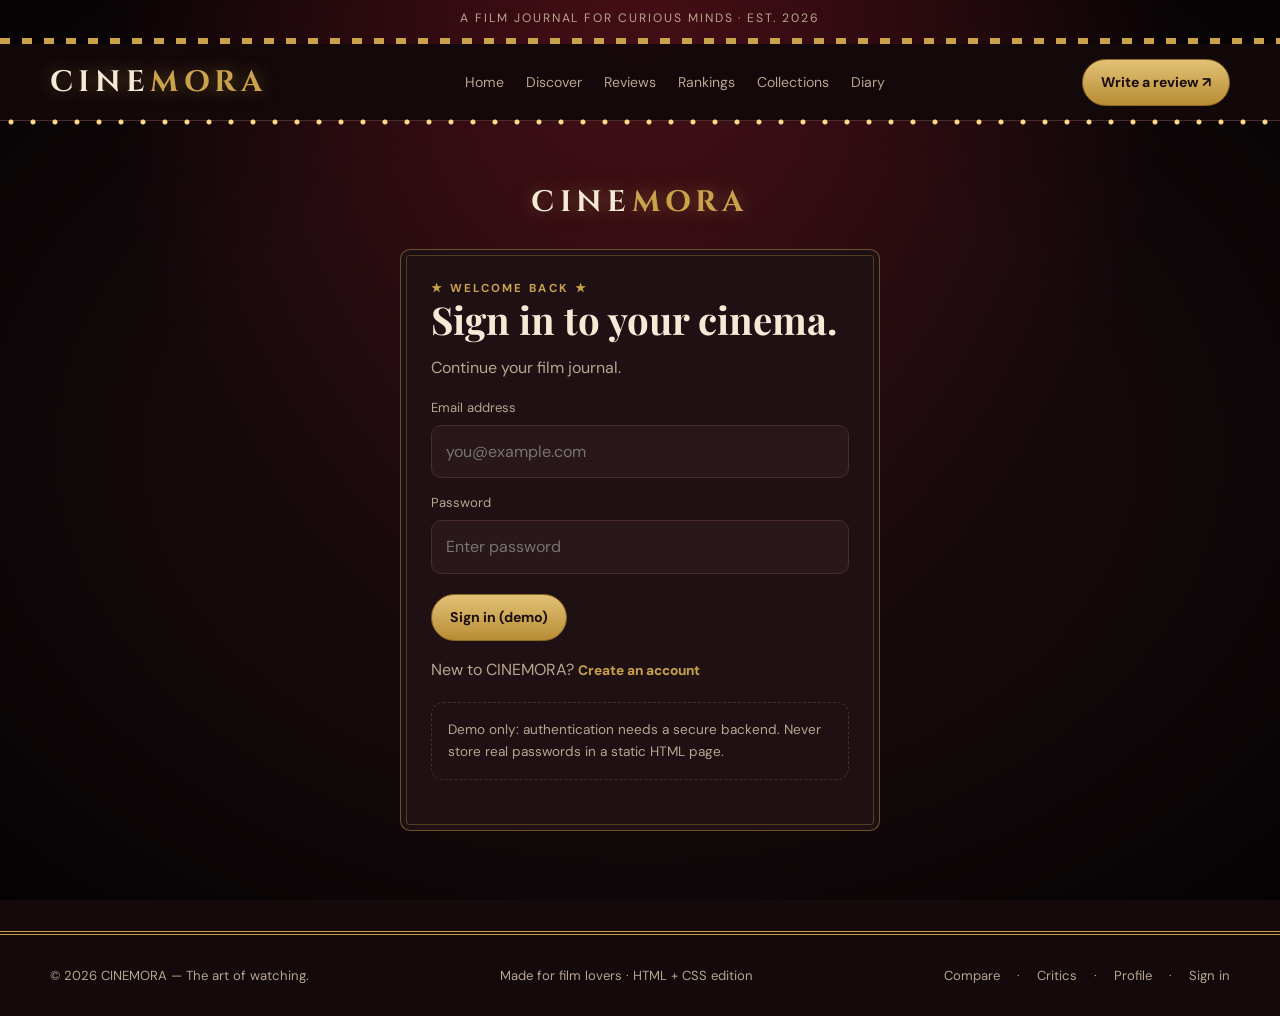
<file: login.html>
<!DOCTYPE html>
<html lang="en">

<head>
    
    <meta charset="UTF-8">
    <meta name="viewport" content="width=device-width, initial-scale=1.0">
    <meta name="description" content="Sign In">
    <title>Sign In | CINEMORA</title>
    <link rel="stylesheet" href="css/style.css">
</head>

<body>

    <!-- Top announcement line -->
    <div class="topline">
        <div class="container">
            A film journal for curious minds · Est. 2026
        </div>
    </div>

    <!-- Navigation bar -->
    <div class="nav-wrap">
        <div class="container">
            <nav>

                <!-- Website logo -->
                <a class="logo" href="index.html">
                    CINE<span>MORA</span>
                </a>

                <!-- Navigation links -->
                <div class="nav-links">
                    <a class="" href="index.html">Home</a>
                    <a class="" href="discover.html">Discover</a>
                    <a class="" href="review-hub.html">Reviews</a>
                    <a class="" href="rankings.html">Rankings</a>
                    <a class="" href="collections.html">Collections</a>
                    <a class="" href="diary.html">Diary</a>
                </div>

                <!-- Write review button -->
                <a class="nav-cta" href="write-review.html">
                    Write a review ↗
                </a>

            </nav>
        </div>
    </div>

    <!-- Main content -->
    <main class="container">

        <!-- Authentication wrapper -->
        <div class="auth-wrap">

            <!-- Logo -->
            <div class="logo">
                CINE<span>MORA</span>
            </div>

            <!-- Sign in form card -->
            <div class="form-card">

                <div class="eyebrow">
                    Welcome back
                </div>

                <h2>Sign in to your cinema.</h2>

                <p>
                    Continue your film journal.
                </p>

                <!-- Login form -->
                <form action="#" method="get">

                    <!-- Email input -->
                    <label>Email address</label>

                    <input
                        type="email"
                        placeholder="you@example.com"
                    >

                    <!-- Password input -->
                    <label>Password</label>

                    <input
                        type="password"
                        placeholder="Enter password"
                    >

                    <!-- Sign in button -->
                    <p style="margin-top: 20px">
                        <button class="btn" type="button">
                            Sign in (demo)
                        </button>
                    </p>

                </form>

                <!-- Register page link -->
                <p>
                    New to CINEMORA?
                    <a class="text-link" href="register.html">
                        Create an account
                    </a>
                </p>

                <!-- Security note -->
                <p class="note">
                    Demo only: authentication needs a secure backend.
                    Never store real passwords in a static HTML page.
                </p>

            </div>
        </div>

    </main>

    <!-- Footer -->
    <footer>
        <div class="container footer-inner">

            <span>
                © 2026 CINEMORA — The art of watching.
            </span>

            <span>
                Made for film lovers · HTML + CSS edition
            </span>

            <span>
                <a href="compare.html">Compare</a>
                　·　
                <a href="critics.html">Critics</a>
                　·　
                <a href="profile.html">Profile</a>
                　·　
                <a href="login.html">Sign in</a>
            </span>

        </div>
    </footer>

</body>
</html>
</file>
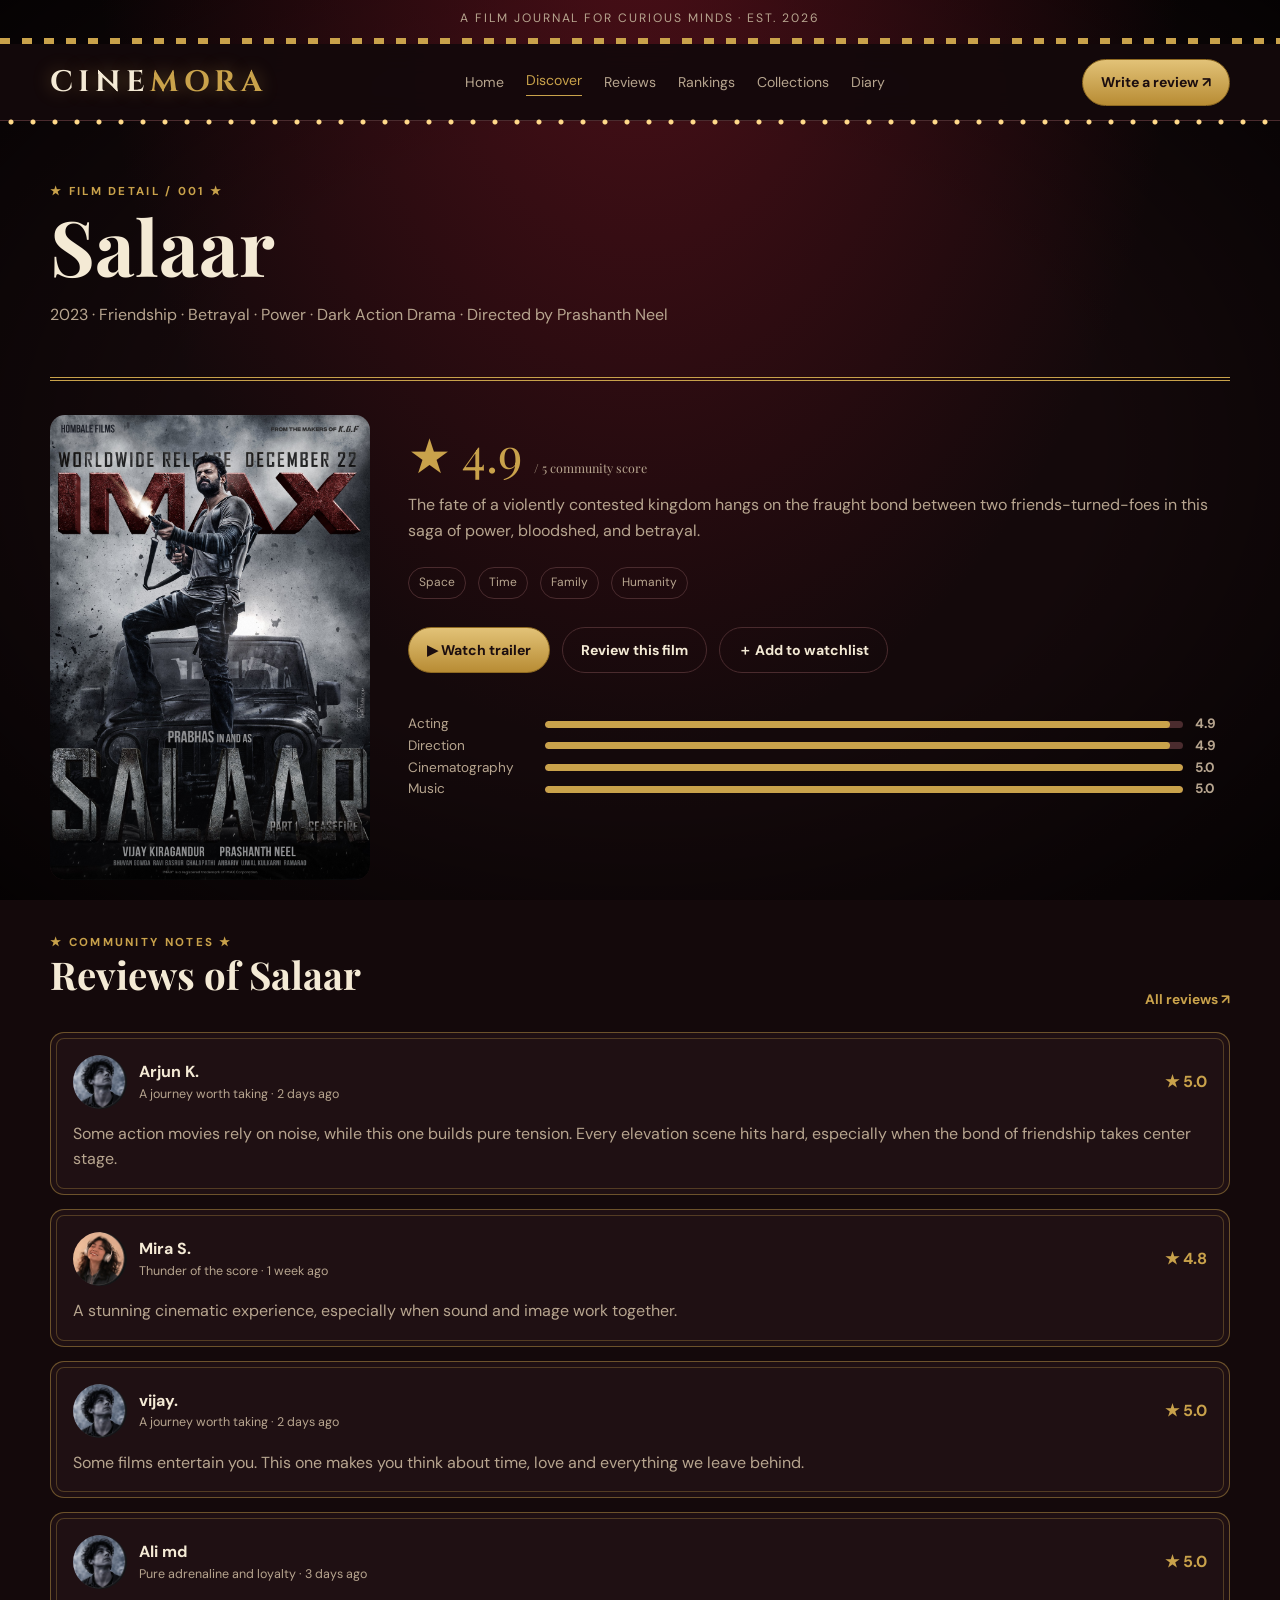
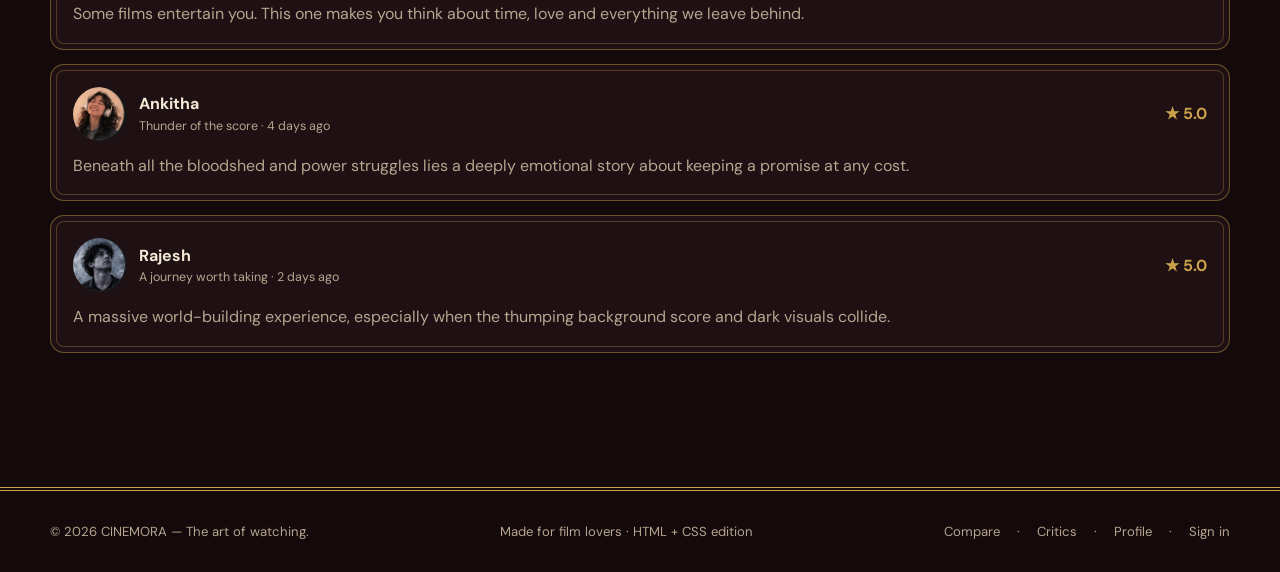
<file: movie.html>
<!DOCTYPE html>
<html lang="en">

<head>
    
    <meta charset="UTF-8">
    <meta name="viewport" content="width=device-width, initial-scale=1.0">
    <meta name="description" content="Salaar">
    <title>Salaar | CINEMORA</title>
    <link rel="stylesheet" href="css/style.css">
</head>

<body>

    <!-- 6. Top Announcement Line -->
    <div class="topline">
        <div class="container">
            A film journal for curious minds · Est. 2026
        </div>
    </div>

    <!-- 7. Navigation Bar -->
    <div class="nav-wrap">
        <div class="container">

            <nav>

                <!-- Website Logo -->
                <a class="logo" href="index.html">
                    CINE<span>MORA</span>
                </a>

                <!-- Navigation Links -->
                <div class="nav-links">
                    <a class="" href="index.html">Home</a>
                    <a class="active" href="discover.html">Discover</a>
                    <a class="" href="review-hub.html">Reviews</a>
                    <a class="" href="rankings.html">Rankings</a>
                    <a class="" href="collections.html">Collections</a>
                    <a class="" href="diary.html">Diary</a>
                </div>

                <!-- Call To Action -->
                <a class="nav-cta" href="write-review.html">
                    Write a review ↗
                </a>

            </nav>

        </div>
    </div>

    <!-- 8. Main Content -->
    <main class="container">

        <!-- 9. Movie Heading -->
        <div class="page-title">

            <div class="eyebrow">
                Film detail / 001
            </div>

            <h1>Salaar</h1>

            <p>
                2023 · Friendship · Betrayal · Power · Dark Action Drama ·
                Directed by Prashanth Neel
            </p>

        </div>

        <!-- 10. Movie Details Section -->
        <section class="movie-detail">

            <!-- Movie Poster -->
            <div class="detail-poster">
                <div class="image-slot">
                    <img src="images/salar4.png"
                         alt="Salaar poster">
                </div>
            </div>

            <!-- Movie Information -->
            <div>

                <!-- Movie Rating -->
                <div class="big-score">
                    ★ 4.9
                    <span class="meta">/ 5 community score</span>
                </div>

                <!-- Movie Description -->
                <p>
                   The fate of a violently contested kingdom hangs on the fraught bond 
                   between two friends-turned-foes in this saga of power, bloodshed, and betrayal.
                </p>

                <!-- Movie Tags -->
                <div class="filters">
                    <span class="tag">Space</span>
                    <span class="tag">Time</span>
                    <span class="tag">Family</span>
                    <span class="tag">Humanity</span>
                </div>

                <!-- Action Buttons -->
                <div class="hero-actions">

                    <a class="btn" href="trailer.html" target="_blank" rel="noopener">
                        ▶ Watch trailer
                    </a>

                    <a class="btn outline" href="write-review.html">
                        Review this film
                    </a>

                    <a class="btn outline" href="watchlist.html">
                        ＋ Add to watchlist
                    </a>

                </div>

               <div class="rating-bars"></div>

                    <div class="bar-line">
                        <span>Acting</span>
                        <div class="bar">
                            <i style="width:98%"></i>
                        </div>
                        <b>4.9</b>
                    </div>

                    <div class="bar-line">
                        <span>Direction</span>
                        <div class="bar">
                            <i style="width:98%"></i>
                        </div>
                        <b>4.9</b>
                    </div>

                    <div class="bar-line">
                        <span>Cinematography</span>
                        <div class="bar">
                            <i style="width:100%"></i>
                        </div>
                        <b>5.0</b>
                    </div>

                    <div class="bar-line">
                        <span>Music</span>
                        <div class="bar">
                            <i style="width:100%"></i>
                        </div>
                        <b>5.0</b>
                    </div>

                </div>
                
            </div>

            </div>

        </section>

        <!-- 11. Community Reviews Section -->
        <section class="section">

            <!-- Section Heading -->
            <div class="section-head">

                <div>
                    <div class="eyebrow">Community notes</div>
                    <h2>Reviews of Salaar</h2>
                </div>

                <a class="text-link" href="review-hub.html">
                    All reviews ↗
                </a>

            </div>

            <!-- First Review -->
            <div class="review">

                <div class="review-top">

                    <!-- Reviewer Avatar -->
                    <div class="avatar">
                        <div class="image-slot">
                            <img src="images/avatar-1.jpg"
                                 alt="Reviewer avatar">
                        </div>
                    </div>

                    <!-- Reviewer Information -->
                    <div class="grow">
                        <strong>Arjun K.</strong>
                        <div class="meta">
                            A journey worth taking · 2 days ago
                        </div>
                    </div>

                    <!-- Review Score -->
                    <span class="score">★ 5.0</span>

                </div>

                <!-- Review Content -->
                <p>
                  Some action movies rely on noise, while this one builds pure tension.
                   Every elevation scene hits hard, especially when the bond of friendship takes center stage.
                </p>

            </div>

            <!-- Second Review -->
            <div class="review">

                <div class="review-top">

                    <!-- Reviewer Avatar -->
                    <div class="avatar">
                        <div class="image-slot">
                            <img src="images/avatar-2.jpg"
                                 alt="Reviewer avatar">
                        </div>
                    </div>

                    <!-- Reviewer Information -->
                    <div class="grow">
                        <strong>Mira S.</strong>
                        <div class="meta">
                            Thunder of the score · 1 week ago
                        </div>
                    </div>

                    <!-- Review Score -->
                    <span class="score">★ 4.8</span>

                </div>

                <!-- Review Content -->
                <p>
                    A stunning cinematic experience, especially
                    when sound and image work together.
                </p>

            </div>
            <!-- First Review -->
            <div class="review">

                <div class="review-top">

                    <!-- Reviewer Avatar -->
                    <div class="avatar">
                        <div class="image-slot">
                            <img src="images/avatar-1.jpg"
                                 alt="Reviewer avatar">
                        </div>
                    </div>

                    <!-- Reviewer Information -->
                    <div class="grow">
                        <strong>vijay.</strong>
                        <div class="meta">
                            A journey worth taking · 2 days ago
                        </div>
                    </div>

                    <!-- Review Score -->
                    <span class="score">★ 5.0</span>

                </div>

                <!-- Review Content -->
                <p>
                    Some films entertain you. This one makes you
                    think about time, love and everything we
                    leave behind.
                </p>

            </div>
          <!-- 3rd  Review -->
            <div class="review">

                <div class="review-top">

                    <!-- Reviewer Avatar -->
                    <div class="avatar">
                        <div class="image-slot">
                            <img src="images/avatar-1.jpg"
                                 alt="Reviewer avatar">
                        </div>
                    </div>

                    <!-- Reviewer Information -->
                    <div class="grow">
                        <strong>Ali md </strong>
                        <div class="meta">
                           Pure adrenaline and loyalty · 3 days ago
                        </div>
                    </div>

                    <!-- Review Score -->
                    <span class="score">★ 5.0</span>

                </div>

                <!-- Review Content -->
                <p>
                    Some films entertain you. This one makes you
                    think about time, love and everything we
                    leave behind.
                </p>

            </div>
            <!-- 4th  Review -->
            <div class="review">

                <div class="review-top">

                    <!-- Reviewer Avatar -->
                    <div class="avatar">
                        <div class="image-slot">
                            <img src="images/avatar-2.jpg"
                                 alt="Reviewer avatar">
                        </div>
                    </div>

                    <!-- Reviewer Information -->
                    <div class="grow">
                        <strong>Ankitha</strong>
                        <div class="meta">Thunder of the score · 4 days ago</div>
                    </div>

                    <!-- Review Score -->
                    <span class="score">★ 5.0</span>

                </div>

                <!-- Review Content -->
                <p>
                    Beneath all the bloodshed and power struggles lies a deeply 
                    emotional story about keeping a promise at any cost.
        
                </p>

            </div>
                <!-- 5th Review -->
            <div class="review">

                <div class="review-top">

                    <!-- Reviewer Avatar -->
                    <div class="avatar">
                        <div class="image-slot">
                            <img src="images/avatar-1.jpg"
                                 alt="Reviewer avatar">
                        </div>
                    </div>

                    <!-- Reviewer Information -->
                    <div class="grow">
                        <strong>Rajesh</strong>
                        <div class="meta">
                            A journey worth taking · 2 days ago
                        </div>
                    </div>

                    <!-- Review Score -->
                    <span class="score">★ 5.0</span>

                </div>

                <!-- Review Content -->
                <p>
                    A massive world-building experience, especially when the 
                    thumping background score and dark visuals collide.
                </p>

            </div>


        </section>

    </main>

    <!-- 12. Footer -->
    <footer>

        <div class="container footer-inner">

            <span>
                © 2026 CINEMORA — The art of watching.
            </span>

            <span>
                Made for film lovers · HTML + CSS edition
            </span>

            <span>
                <a href="compare.html">Compare</a>
                　·　
                <a href="critics.html">Critics</a>
                　·　
                <a href="profile.html">Profile</a>
                　·　
                <a href="login.html">Sign in</a>
            </span>

        </div>

    </footer>

</body>
</html>
</file>
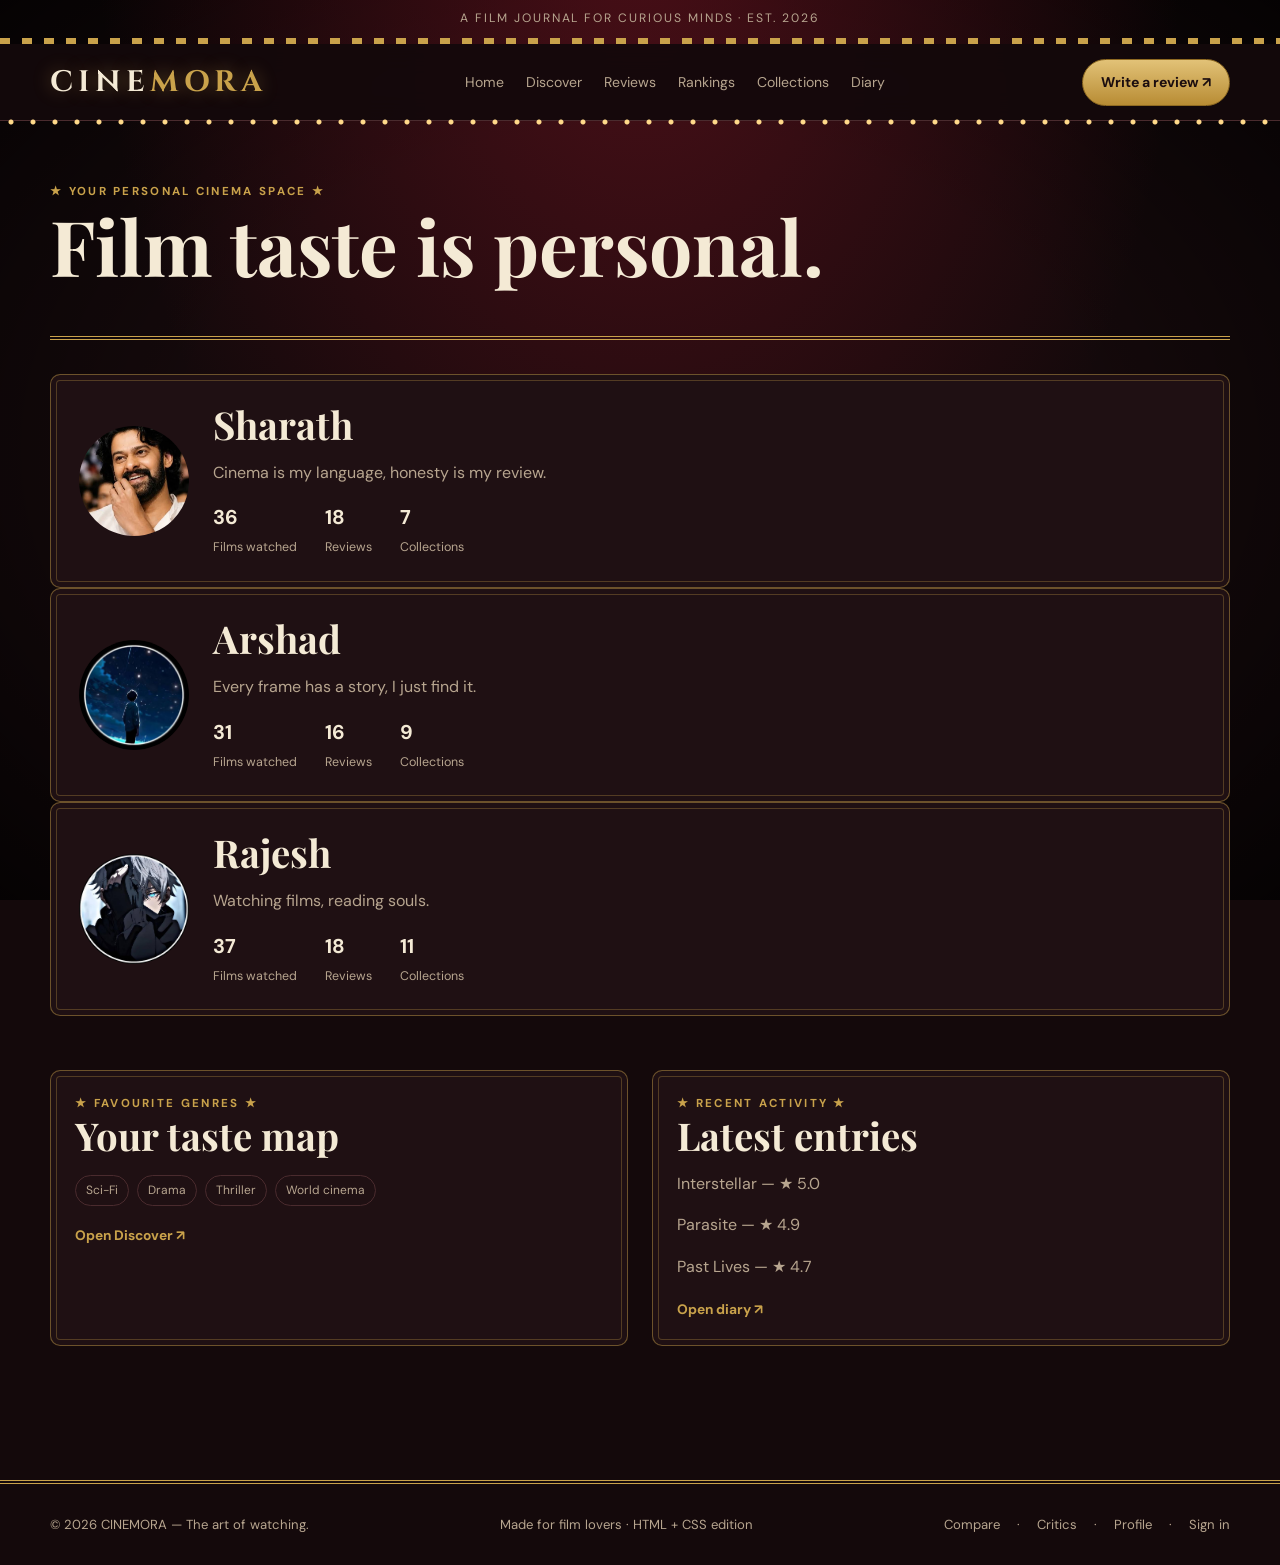
<file: profile.html>
<!DOCTYPE html>
<html lang="en">

<head>
    <meta charset="UTF-8">
    <meta name="viewport" content="width=device-width, initial-scale=1.0">
    <meta name="description" content="Profile">
    <title>Profile | CINEMORA</title>
    <link rel="stylesheet" href="css/style.css">

</head>

<body>

    <!-- 6. Topline -->
    <div class="topline">
        <div class="container">
            A film journal for curious minds · Est. 2026
        </div>
    </div>

    <!-- 7. Navigation Bar -->
    <div class="nav-wrap">
        <div class="container">

            <nav>

                <!-- Logo -->
                <a class="logo" href="index.html">
                    CINE<span>MORA</span>
                </a>

                <!-- Navigation Links -->
                <div class="nav-links">

                    <a class="" href="index.html">Home</a>

                    <a class="" href="discover.html">Discover</a>

                    <a class="" href="review-hub.html">Reviews</a>

                    <a class="" href="rankings.html">Rankings</a>

                    <a class="" href="collections.html">Collections</a>

                    <a class="" href="diary.html">Diary</a>

                </div>

                <!-- Review Button -->
                <a class="nav-cta" href="write-review.html">
                    Write a review ↗
                </a>

            </nav>

        </div>
    </div>

    <!-- 8. Main Content -->
    <main class="container">

        <!-- 9. Page Heading -->
        <div class="page-title">

            <div class="eyebrow">
                Your personal cinema space
            </div>

            <h1>Film taste is personal.</h1>

        </div>

        <!-- 10. Profile Head Section -->
        <section class="profile-head">

            <!-- Profile Avatar -->
            <div class="profile-avatar">

                <div class="image-slot">
                    <img src="images/prabha.jpeg"
                         alt="Profile photo">
                </div>

            </div>

            <!-- Profile Information -->
            <div>

                <h2>Sharath</h2>

                <p>
                    Cinema is my language, honesty is my review.
                </p>

                <!-- Profile Statistics -->
                <div class="stats">

                    <div>
                        <strong>36</strong>
                        <span>Films watched</span>
                    </div>

                    <div>
                        <strong>18</strong>
                        <span>Reviews</span>
                    </div>

                    <div>
                        <strong>7</strong>
                        <span>Collections</span>
                    </div>

                </div>

            </div>

        </section>

        <!-- 10. Profile Head Section -->
        <section class="profile-head">

            <!-- Profile Avatar -->
            <div class="profile-avatar">

                <div class="image-slot">
                    <img src="images/arshad.jpeg"
                         alt="Profile photo">
                </div>

            </div>

            <!-- Profile Information -->
            <div>

                <h2>Arshad</h2>

                <p>
                    Every frame has a story, I just find it.
                </p>

                <!-- Profile Statistics -->
                <div class="stats">

                    <div>
                        <strong>31</strong>
                        <span>Films watched</span>
                    </div>

                    <div>
                        <strong>16</strong>
                        <span>Reviews</span>
                    </div>

                    <div>
                        <strong>9</strong>
                        <span>Collections</span>
                    </div>

                </div>

            </div>

        </section>

        <!-- 10. Profile Head Section -->
        <section class="profile-head">

            <!-- Profile Avatar -->
            <div class="profile-avatar">

                <div class="image-slot">
                    <img src="images/rajesh.jpeg"
                         alt="Profile photo">
                </div>

            </div>

            <!-- Profile Information -->
            <div>

                <h2>Rajesh</h2>

                <p>
                    Watching films, reading souls.
                </p>

                <!-- Profile Statistics -->
                <div class="stats">

                    <div>
                        <strong>37</strong>
                        <span>Films watched</span>
                    </div>

                    <div>
                        <strong>18</strong>
                        <span>Reviews</span>
                    </div>

                    <div>
                        <strong>11</strong>
                        <span>Collections</span>
                    </div>

                </div>

            </div>

        </section>

        <!-- 11. Profile Information Sections -->
        <section class="section split">

            <!-- Favourite Genres Panel -->
            <div class="panel">

                <div class="eyebrow">
                    Favourite genres
                </div>

                <h2>Your taste map</h2>

                <!-- Genre Tags -->
                <span class="tag">Sci-Fi</span>

                <span class="tag">Drama</span>

                <span class="tag">Thriller</span>

                <span class="tag">World cinema</span>

                <p></p>
                
                <a class="text-link" href="discover.html">
                    Open Discover ↗
                </a>

            </div>

            <!-- Recent Activity Panel -->
            <div class="panel">

                <div class="eyebrow">
                    Recent activity
                </div>

                <h2>Latest entries</h2>

                <!-- Recent Movies -->
                <p>Interstellar — ★ 5.0</p>

                <p>Parasite — ★ 4.9</p>

                <p>Past Lives — ★ 4.7</p>

                <!-- Diary Link -->
                <a class="text-link" href="diary.html">
                    Open diary ↗
                </a>

            </div>

        </section>

    </main>

    <!-- 12. Footer -->
    <footer>

        <div class="container footer-inner">

            <span>
                © 2026 CINEMORA — The art of watching.
            </span>

            <span>
                Made for film lovers · HTML + CSS edition
            </span>

            <span>
                <a href="compare.html">Compare</a>
                　·　
                <a href="critics.html">Critics</a>
                　·　
                <a href="profile.html">Profile</a>
                　·　
                <a href="login.html">Sign in</a>
            </span>

        </div>

    </footer>

</body>
</html>
</file>
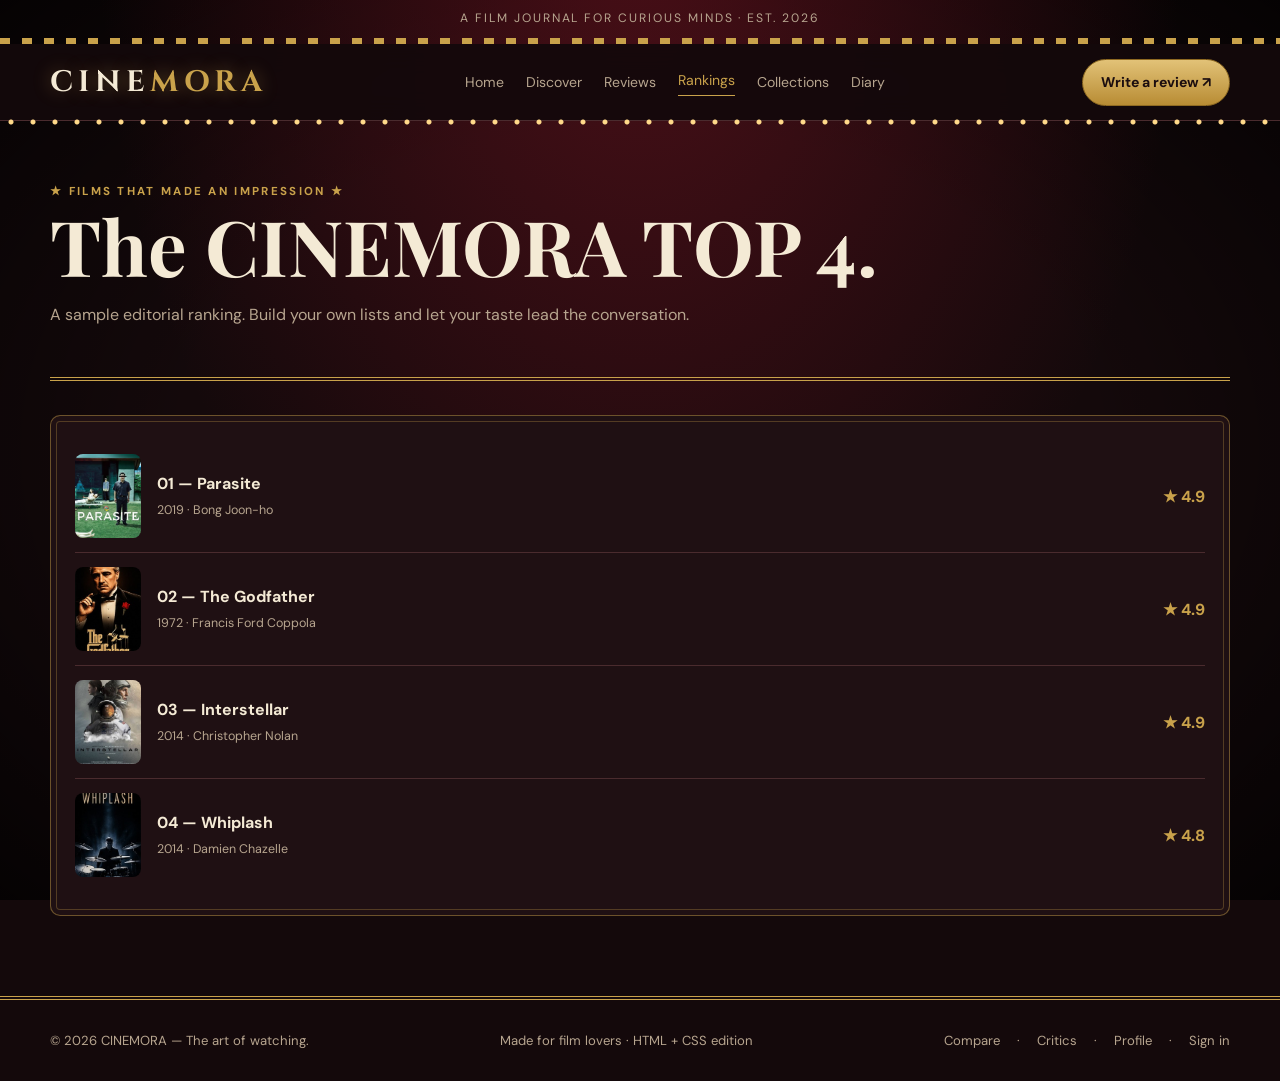
<file: rankings.html>
<!DOCTYPE html>
<html lang="en">

<head>
    <meta charset="UTF-8">
    <meta name="viewport" content="width=device-width, initial-scale=1.0">
    <meta name="description" content="Rankings">
    <title>Rankings | CINEMORA</title>
    <link rel="stylesheet" href="css/style.css">
</head>

<body>
    <!-- 6. topline -->
    <div class="topline">

        <div class="container">
            A film journal for curious minds · Est. 2026
        </div>

    </div>

    <!-- 7. Navigation Bar -->
    <div class="nav-wrap">

        <div class="container">

            <nav>

                <!-- Website Logo -->
                <a class="logo" href="index.html">
                    CINE<span>MORA</span>
                </a>

                <!-- Navigation Links -->
                <div class="nav-links">

                    <a class="" href="index.html">Home</a>

                    <a class="" href="discover.html">Discover</a>

                    <a class="" href="review-hub.html">Reviews</a>

                    <a class="active" href="rankings.html">
                        Rankings
                    </a>

                    <a class="" href="collections.html">
                        Collections
                    </a>

                    <a class="" href="diary.html">Diary</a>

                </div>

                <!-- Review Button -->
                <a class="nav-cta" href="write-review.html">
                    Write a review ↗
                </a>

            </nav>

        </div>

    </div>

    <!-- 8. Main Content -->
    <main class="container">

        <!-- 9. Page Heading -->
        <div class="page-title">

            <div class="eyebrow">
                Films that made an impression
            </div>

            <h1>The CINEMORA TOP 4.</h1>

            <p>
                A sample editorial ranking.
                Build your own lists and let your taste
                lead the conversation.
            </p>

        </div>

        <!-- 10. Movie Rankings Panel -->
        <div class="panel">

            <!-- First Movie: Parasite -->
            <div class="list-row">

                <!-- Movie Poster -->
                <div class="thumb">

                    <div class="image-slot">
                        <img src="images/parasite.jpg"
                             alt="Parasite poster">
                    </div>

                </div>

                <!-- Movie Information -->
                <div class="grow">

                    <strong>01 — Parasite</strong>

                    <span class="meta">
                        2019 · Bong Joon-ho
                    </span>

                </div>

                <!-- Movie Rating -->
                <span class="score">★ 4.9</span>

            </div>

            <!-- Second Movie: The Godfather -->
            <div class="list-row">

                <!-- Movie Poster -->
                <div class="thumb">

                    <div class="image-slot">
                        <img src="images/godfather.jpg"
                             alt="The Godfather poster">
                    </div>

                </div>

                <!-- Movie Information -->
                <div class="grow">

                    <strong>02 — The Godfather</strong>

                    <span class="meta">
                        1972 · Francis Ford Coppola
                    </span>

                </div>

                <!-- Movie Rating -->
                <span class="score">★ 4.9</span>

            </div>

            <!-- Third Movie: Interstellar -->
            <div class="list-row">

                <!-- Movie Poster -->
                <div class="thumb">

                    <div class="image-slot">
                        <img src="images/interstellar.jpeg"
                             alt="Interstellar poster">
                    </div>

                </div>

                <!-- Movie Information -->
                <div class="grow">

                    <strong>03 — Interstellar</strong>

                    <span class="meta">
                        2014 · Christopher Nolan
                    </span>

                </div>

                <!-- Movie Rating -->
                <span class="score">★ 4.9</span>

            </div>

            <!-- Fourth Movie: Whiplash -->
            <div class="list-row">

                <!-- Movie Poster -->
                <div class="thumb">

                    <div class="image-slot">
                        <img src="images/whiplash.jpg"
                             alt="Whiplash poster">
                    </div>

                </div>

                <!-- Movie Information -->
                <div class="grow">

                    <strong>04 — Whiplash</strong>

                    <span class="meta">
                        2014 · Damien Chazelle
                    </span>

                </div>

                <!-- Movie Rating -->
                <span class="score">★ 4.8</span>

            </div>

        </div>

    </main>

    <!-- 11. Footer -->
    <footer>

        <div class="container footer-inner">

            <span>
                © 2026 CINEMORA — The art of watching.
            </span>

            <span>
                Made for film lovers · HTML + CSS edition
            </span>

            <span>
                <a href="compare.html">Compare</a>
                　·　
                <a href="critics.html">Critics</a>
                　·　
                <a href="profile.html">Profile</a>
                　·　
                <a href="login.html">Sign in</a>
            </span>

        </div>

    </footer>

</body>
</html>
</file>
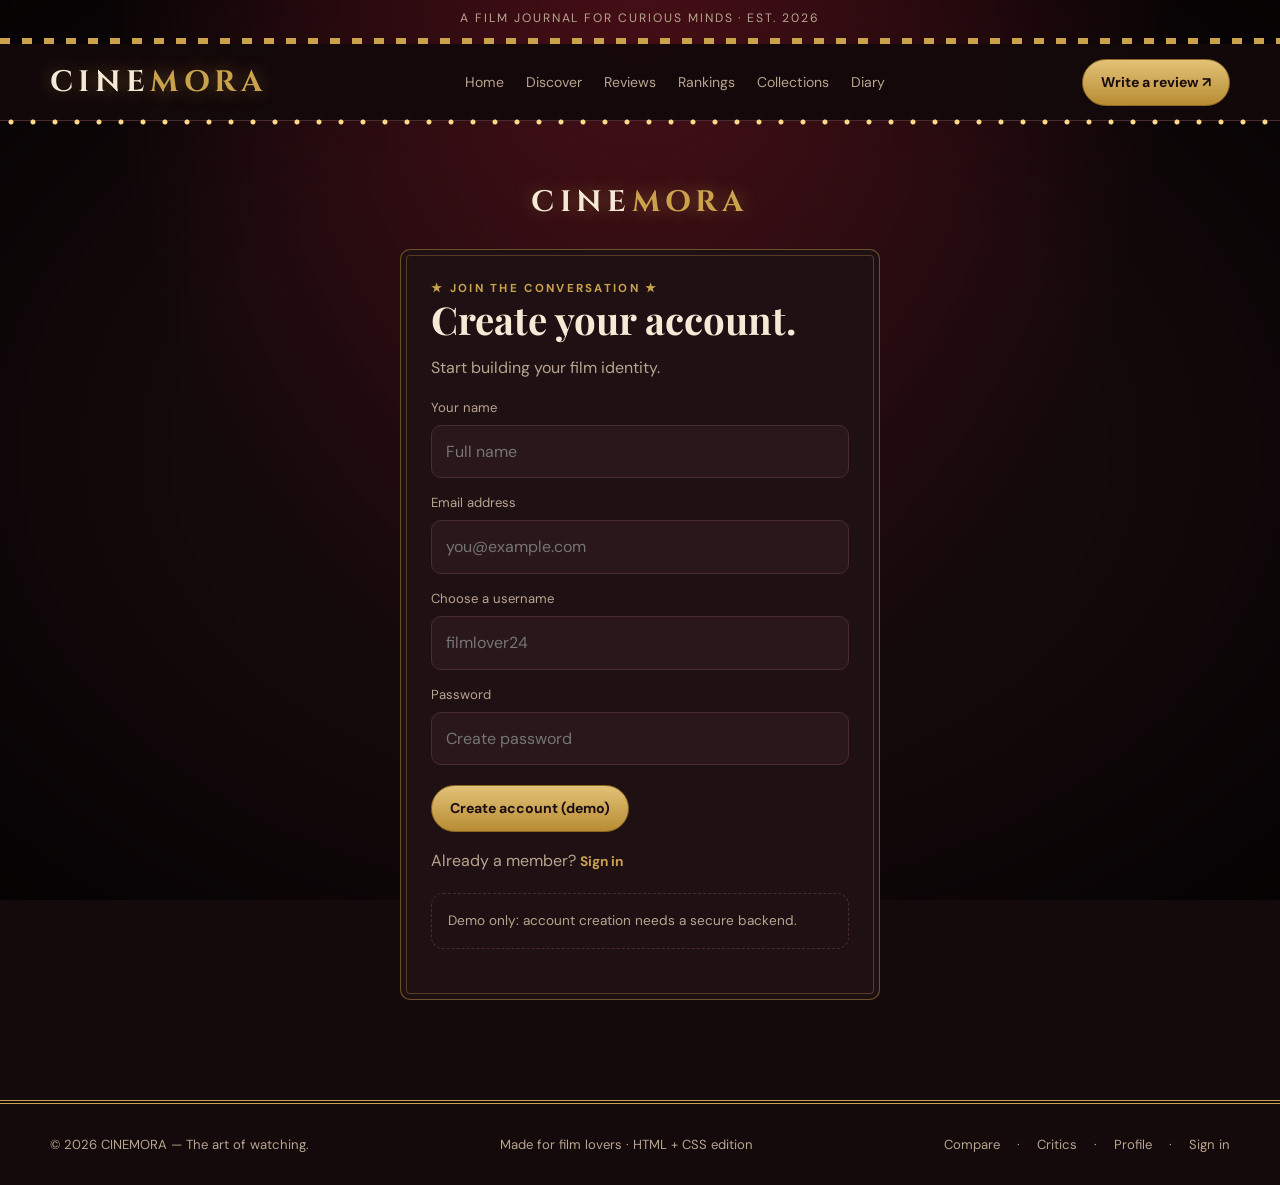
<file: register.html>
<!DOCTYPE html>
<html lang="en">

<head>
    <meta charset="UTF-8">
    <meta name="viewport" content="width=device-width, initial-scale=1.0">
    <meta name="description" content="Create Account">
    <title>Create Account | CINEMORA</title>
    <link rel="stylesheet" href="css/style.css">
</head>

<body>

    <div class="topline">
        <div class="container">
            A film journal for curious minds · Est. 2026
        </div>
    </div>

    <div class="nav-wrap">
        <div class="container">

            <nav>

                <a class="logo" href="index.html">
                    CINE<span>MORA</span>
                </a>

                <div class="nav-links">

                    <a class="" href="index.html">Home</a>
                    <a class="" href="discover.html">Discover</a>
                    <a class="" href="review-hub.html">Reviews</a>
                    <a class="" href="rankings.html">Rankings</a>
                    <a class="" href="collections.html">Collections</a>
                    <a class="" href="diary.html">Diary</a>

                </div>

                <a class="nav-cta" href="write-review.html">
                    Write a review ↗
                </a>

            </nav>

        </div>
    </div>

    <main class="container">

        <div class="auth-wrap">

            <div class="logo">
                CINE<span>MORA</span>
            </div>

            <div class="form-card">

                <div class="eyebrow">
                    Join the conversation
                </div>

                <h2>Create your account.</h2>

                <p>
                    Start building your film identity.
                </p>

                <form action="#" method="get">

                    <label>Your name</label>
                    <input type="text" placeholder="Full name">

                    <label>Email address</label>
                    <input type="email" placeholder="you@example.com">

                    <label>Choose a username</label>
                    <input type="text" placeholder="filmlover24">

                    <label>Password</label>
                    <input type="password" placeholder="Create password">

                    <p style="margin-top:20px">
                        <button class="btn" type="button">
                            Create account (demo)
                        </button>
                    </p>

                </form>

                <p>
                    Already a member?
                    <a class="text-link" href="login.html">Sign in</a>
                </p>

                <p class="note">
                    Demo only: account creation needs a secure backend.
                </p>

            </div>

        </div>

    </main>

    <footer>

        <div class="container footer-inner">

            <span>
                © 2026 CINEMORA — The art of watching.
            </span>

            <span>
                Made for film lovers · HTML + CSS edition
            </span>

            <span>
                <a href="compare.html">Compare</a>
                　·　
                <a href="critics.html">Critics</a>
                　·　
                <a href="profile.html">Profile</a>
                　·　
                <a href="login.html">Sign in</a>
            </span>

        </div>

    </footer>

</body>

</html>
</file>
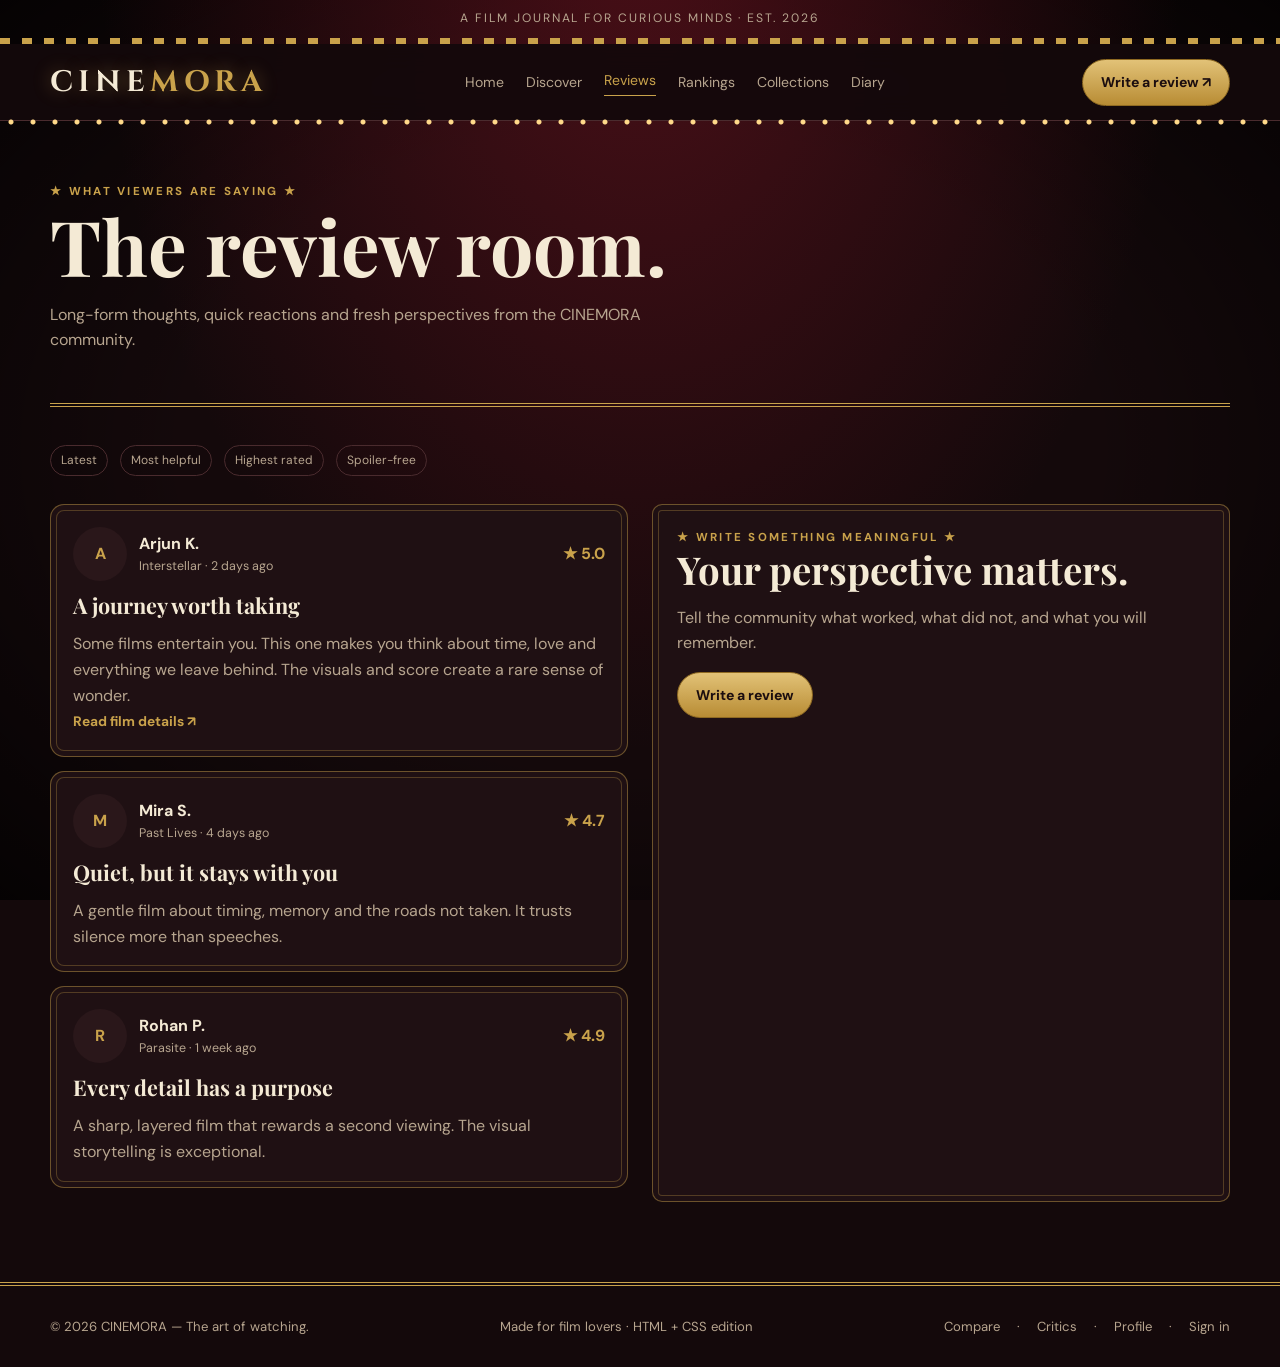
<file: review-hub.html>
<!DOCTYPE html>
<html lang="en">

<head>
    <meta charset="UTF-8">
    <meta name="viewport" content="width=device-width, initial-scale=1.0">
    <meta name="description" content="Reviews">
    <title>Reviews | CINEMORA</title>
    <link rel="stylesheet" href="css/style.css">
</head>

<body>

    <div class="topline">
        <div class="container">
            A film journal for curious minds · Est. 2026
        </div>
    </div>


    <div class="nav-wrap">
        <div class="container">

            <nav>

                <a class="logo" href="index.html">
                    CINE<span>MORA</span>
                </a>

                <div class="nav-links">

                    <a class="" href="index.html">Home</a>
                    <a class="" href="discover.html">Discover</a>
                    <a class="active" href="review-hub.html">Reviews</a>
                    <a class="" href="rankings.html">Rankings</a>
                    <a class="" href="collections.html">Collections</a>
                    <a class="" href="diary.html">Diary</a>

                </div>

                <a class="nav-cta" href="write-review.html">
                    Write a review ↗
                </a>

            </nav>

        </div>
    </div>

    <main class="container">

        <div class="page-title">

            <div class="eyebrow">
                What viewers are saying
            </div>

            <h1>The review room.</h1>

            <p>
                Long-form thoughts, quick reactions and fresh perspectives
                from the CINEMORA community.
            </p>

        </div>

        <div class="filters">

            <span class="tag">Latest</span>
            <span class="tag">Most helpful</span>
            <span class="tag">Highest rated</span>
            <span class="tag">Spoiler-free</span>

        </div>

        <div class="split">

            <div>

                <div class="review">

                    <div class="review-top">

                        <div class="avatar">A</div>

                        <div class="grow">

                            <strong>Arjun K.</strong>

                            <div class="meta">
                                Interstellar · 2 days ago
                            </div>

                        </div>

                        <span class="score">★ 5.0</span>

                    </div>

                    <h3>A journey worth taking</h3>

                    <p>
                        Some films entertain you. This one makes you think
                        about time, love and everything we leave behind.
                        The visuals and score create a rare sense of wonder.
                    </p>

                    <a class="text-link" href="movie.html">
                        Read film details ↗
                    </a>

                </div>

                <div class="review">

                    <div class="review-top">

                        <div class="avatar">M</div>

                        <div class="grow">

                            <strong>Mira S.</strong>

                            <div class="meta">
                                Past Lives · 4 days ago
                            </div>

                        </div>

                        <span class="score">★ 4.7</span>

                    </div>

                    <h3>Quiet, but it stays with you</h3>

                    <p>
                        A gentle film about timing, memory and the roads
                        not taken. It trusts silence more than speeches.
                    </p>

                </div>

                <div class="review">

                    <div class="review-top">

                        <div class="avatar">R</div>

                        <div class="grow">

                            <strong>Rohan P.</strong>

                            <div class="meta">
                                Parasite · 1 week ago
                            </div>

                        </div>

                        <span class="score">★ 4.9</span>

                    </div>

                    <h3>Every detail has a purpose</h3>

                    <p>
                        A sharp, layered film that rewards a second viewing.
                        The visual storytelling is exceptional.
                    </p>

                </div>

            </div>

            <aside class="panel">

                <div class="eyebrow">
                    Write something meaningful
                </div>

                <h2>Your perspective matters.</h2>

                <p>
                    Tell the community what worked, what did not,
                    and what you will remember.
                </p>

                <a class="btn" href="write-review.html">
                    Write a review
                </a>

            </aside>

        </div>

    </main>

    <footer>

        <div class="container footer-inner">

            <span>
                © 2026 CINEMORA — The art of watching.
            </span>

            <span>
                Made for film lovers · HTML + CSS edition
            </span>

            <span>
                <a href="compare.html">Compare</a>
                　·　
                <a href="critics.html">Critics</a>
                　·　
                <a href="profile.html">Profile</a>
                　·　
                <a href="login.html">Sign in</a>
            </span>

        </div>

    </footer>

</body>

</html>
</file>
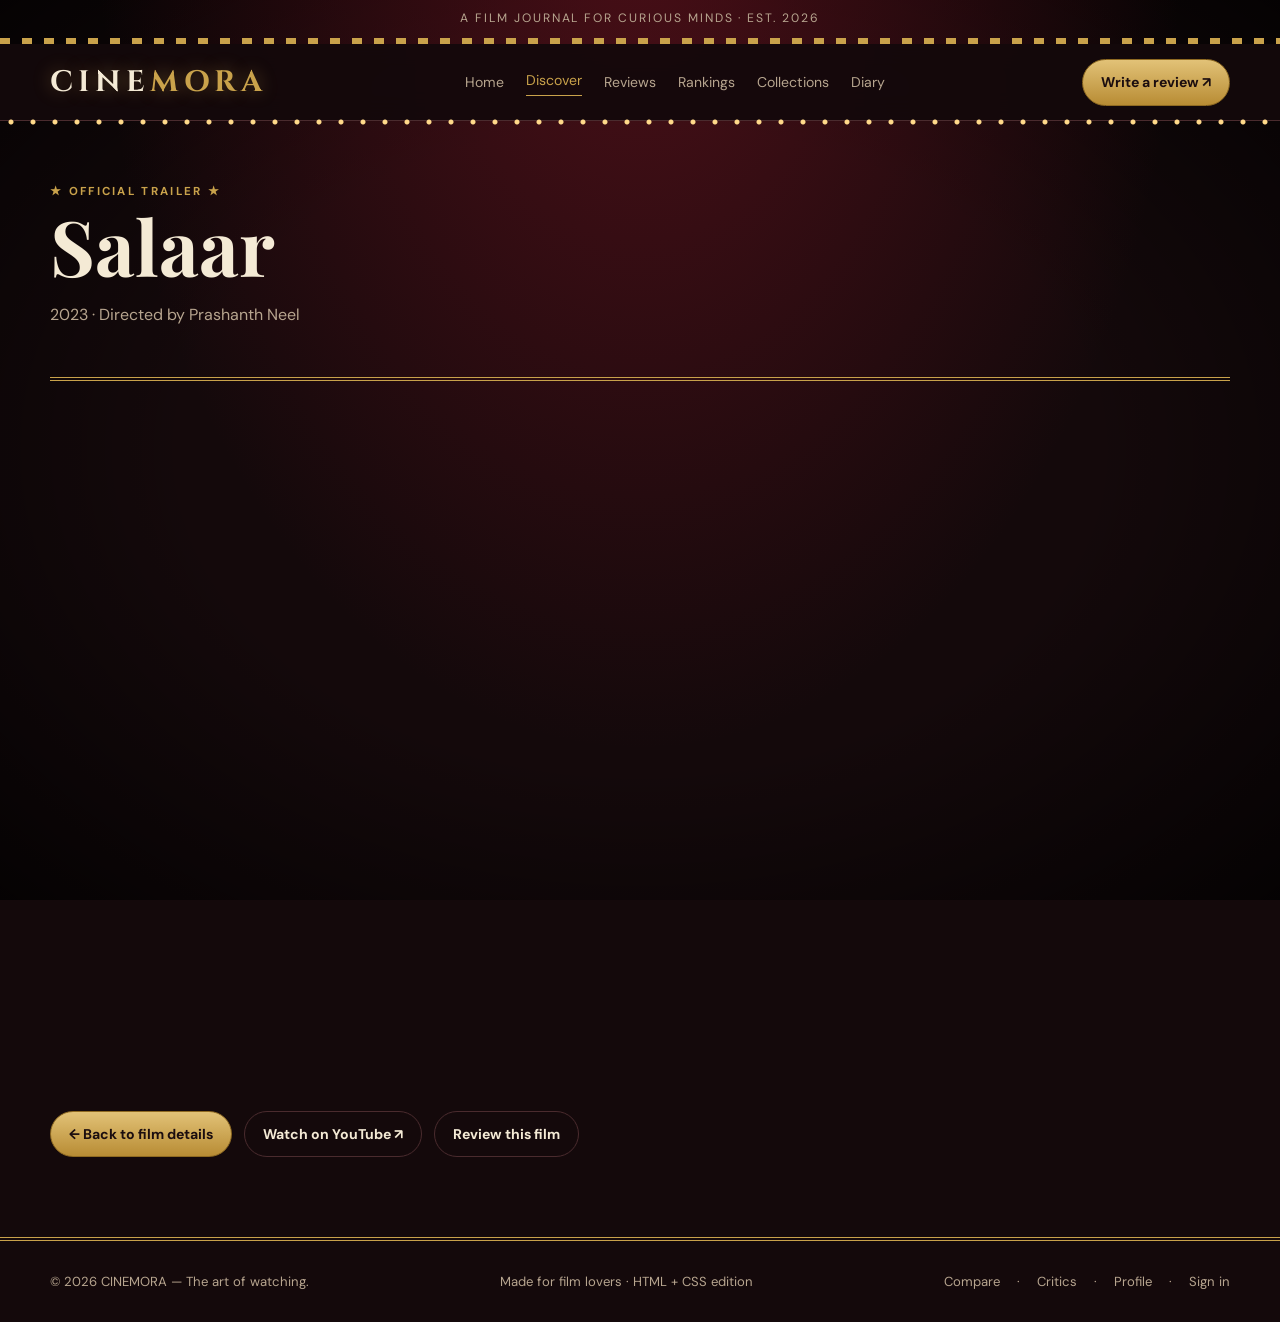
<file: trailer.html>
<!DOCTYPE html>
<html lang="en">

<head>
    <meta charset="UTF-8">
    <meta name="viewport" content="width=device-width, initial-scale=1.0">
    <meta name="description" content="Salaar Trailer">
    <title>Salaar Trailer | CINEMORA</title>
    <link rel="stylesheet" href="css/style.css">
</head>

<body>

    <div class="topline">
        <div class="container">
            A film journal for curious minds · Est. 2026
        </div>
    </div>

    <div class="nav-wrap">
        <div class="container">
            <nav>
                <a class="logo" href="index.html">CINE<span>MORA</span></a>

                <div class="nav-links">
                    <a class="" href="index.html">Home</a>
                    <a class="active" href="discover.html">Discover</a>
                    <a class="" href="review-hub.html">Reviews</a>
                    <a class="" href="rankings.html">Rankings</a>
                    <a class="" href="collections.html">Collections</a>
                    <a class="" href="diary.html">Diary</a>
                </div>

                <a class="nav-cta" href="write-review.html">Write a review ↗</a>
            </nav>
        </div>
    </div>

    <main class="container">

        <div class="page-title">
            <div class="eyebrow">Official trailer</div>
            <h1>Salaar</h1>
            <p>2023 · Directed by Prashanth Neel</p>
        </div>


        <section class="video-wrap">
            <iframe
                src="https://www.youtube.com/embed/bUR_FKt7Iso?si=MqEzKFl71tOkgdS1"
                title="Trailer"
                allow="accelerometer; autoplay; clipboard-write; encrypted-media; gyroscope; picture-in-picture; web-share"
                referrerpolicy="strict-origin-when-cross-origin"
                allowfullscreen>
            </iframe>
        </section>
        

        <div class="hero-actions">
            <a class="btn" href="movie.html">← Back to film details</a>
            <a class="btn outline" href="https://youtu.be/bUR_FKt7Iso?si=L_M6ZNFH63bl5MZo" target="_blank" rel="noopener">Watch on YouTube ↗</a>
            <a class="btn outline" href="write-review.html">Review this film</a>
        </div>

    </main>

    <footer>
        <div class="container footer-inner">
            <span>© 2026 CINEMORA — The art of watching.</span>
            <span>Made for film lovers · HTML + CSS edition</span>
            <span>
                <a href="compare.html">Compare</a>
                　·　
                <a href="critics.html">Critics</a>
                　·　
                <a href="profile.html">Profile</a>
                　·　
                <a href="login.html">Sign in</a>
            </span>
        </div>
    </footer>

</body>
</html>
</file>
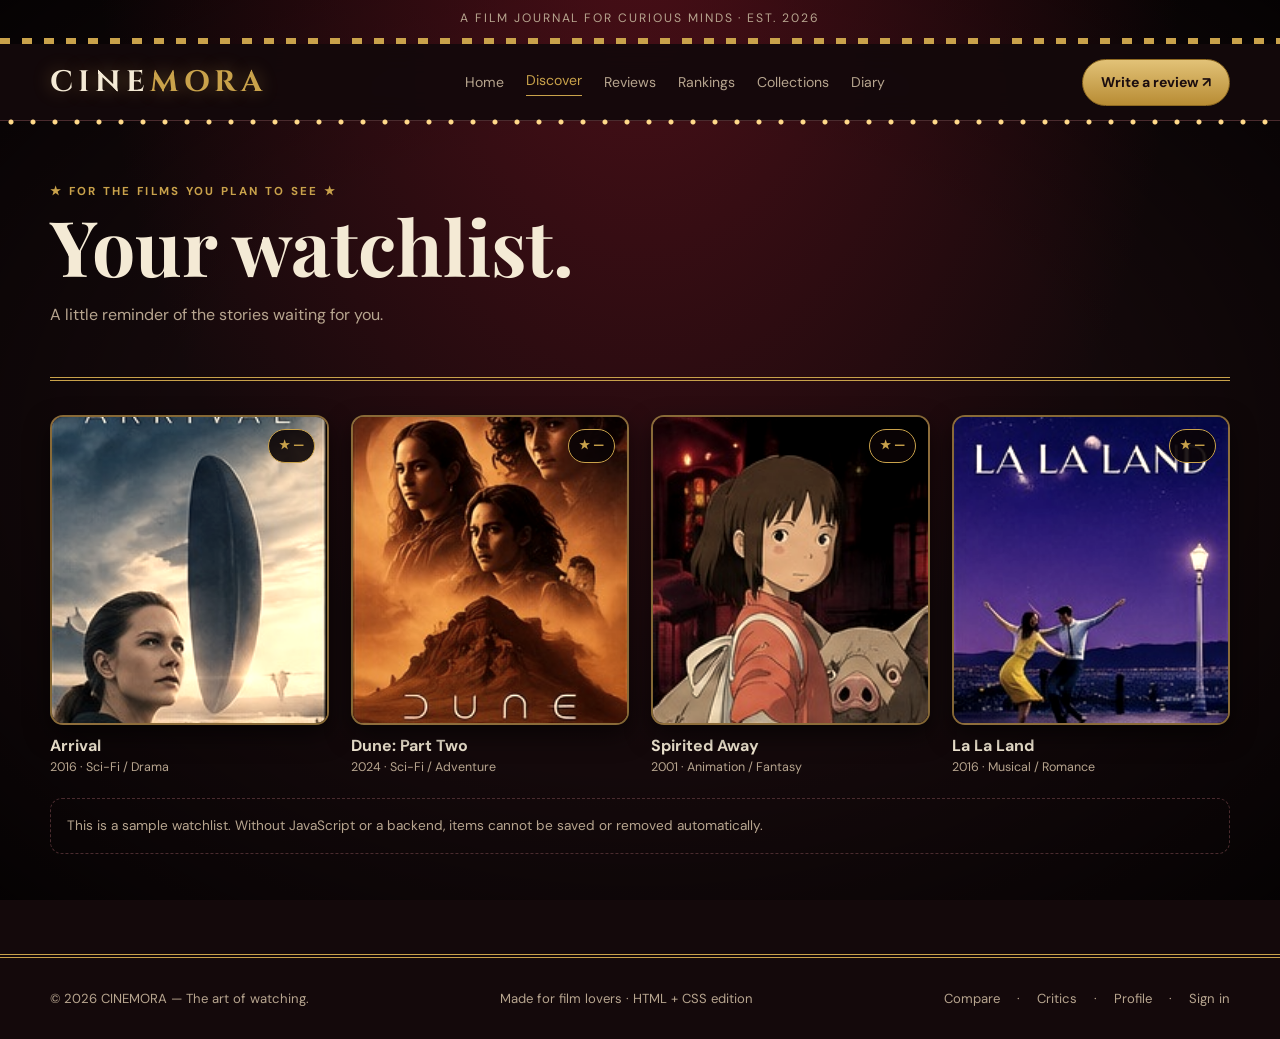
<file: watchlist.html>
<!DOCTYPE html>
<html lang="en">

<head>
    <meta charset="UTF-8">
    <meta name="viewport" content="width=device-width, initial-scale=1.0">

    <meta name="description" content="Watchlist">

    <title>Watchlist | CINEMORA</title>

    <link rel="stylesheet" href="css/style.css">
</head>

<body>

    <div class="topline">
        <div class="container">
            A film journal for curious minds · Est. 2026
        </div>
    </div>

    <div class="nav-wrap">
        <div class="container">

            <nav>

                <a class="logo" href="index.html">
                    CINE<span>MORA</span>
                </a>

                <div class="nav-links">

                    <a class="" href="index.html">Home</a>
                    <a class="active" href="discover.html">Discover</a>
                    <a class="" href="review-hub.html">Reviews</a>
                    <a class="" href="rankings.html">Rankings</a>
                    <a class="" href="collections.html">Collections</a>
                    <a class="" href="diary.html">Diary</a>

                </div>

                <a class="nav-cta" href="write-review.html">
                    Write a review ↗
                </a>

            </nav>

        </div>
    </div>

    <main class="container">

        <div class="page-title">

            <div class="eyebrow">
                For the films you plan to see
            </div>

            <h1>Your watchlist.</h1>

            <p>
                A little reminder of the stories waiting for you.
            </p>

        </div>

        <div class="movie-grid">

            <article class="movie-card">

                <a href="discover.html">
                    <div class="poster">

                        <div class="image-slot">
                            <img src="images/arrival.jpg" alt="Arrival">
                        </div>

                        <span class="rating">★ —</span>

                    </div>
                </a>

                <h3>
                    <a href="discover.html">Arrival</a>
                </h3>

                <div class="meta">
                    2016 · Sci-Fi / Drama
                </div>

            </article>

            <article class="movie-card">

                <a href="discover.html">
                    <div class="poster">

                        <div class="image-slot">
                            <img src="images/dune.jpg" alt="Dune: Part Two">
                        </div>

                        <span class="rating">★ —</span>

                    </div>
                </a>

                <h3>
                    <a href="discover.html">Dune: Part Two</a>
                </h3>

                <div class="meta">
                    2024 · Sci-Fi / Adventure
                </div>

            </article>

            <article class="movie-card">

                <a href="discover.html">
                    <div class="poster">

                        <div class="image-slot">
                            <img src="images/spirited-away.jpg" alt="Spirited Away">
                        </div>

                        <span class="rating">★ —</span>

                    </div>
                </a>

                <h3>
                    <a href="discover.html">Spirited Away</a>
                </h3>

                <div class="meta">
                    2001 · Animation / Fantasy
                </div>

            </article>

            <article class="movie-card">

                <a href="discover.html">
                    <div class="poster">

                        <div class="image-slot">
                            <img src="images/la-la-land.jpg" alt="La La Land">
                        </div>

                        <span class="rating">★ —</span>

                    </div>
                </a>

                <h3>
                    <a href="discover.html">La La Land</a>
                </h3>

                <div class="meta">
                    2016 · Musical / Romance
                </div>

            </article>

        </div>

        <div class="note">
            This is a sample watchlist. Without JavaScript or a backend,
            items cannot be saved or removed automatically.
        </div>

    </main>

    <footer>

        <div class="container footer-inner">

            <span>
                © 2026 CINEMORA — The art of watching.
            </span>

            <span>
                Made for film lovers · HTML + CSS edition
            </span>

            <span>
                <a href="compare.html">Compare</a>
                　·　
                <a href="critics.html">Critics</a>
                　·　
                <a href="profile.html">Profile</a>
                　·　
                <a href="login.html">Sign in</a>
            </span>

        </div>

    </footer>

</body>

</html>
</file>
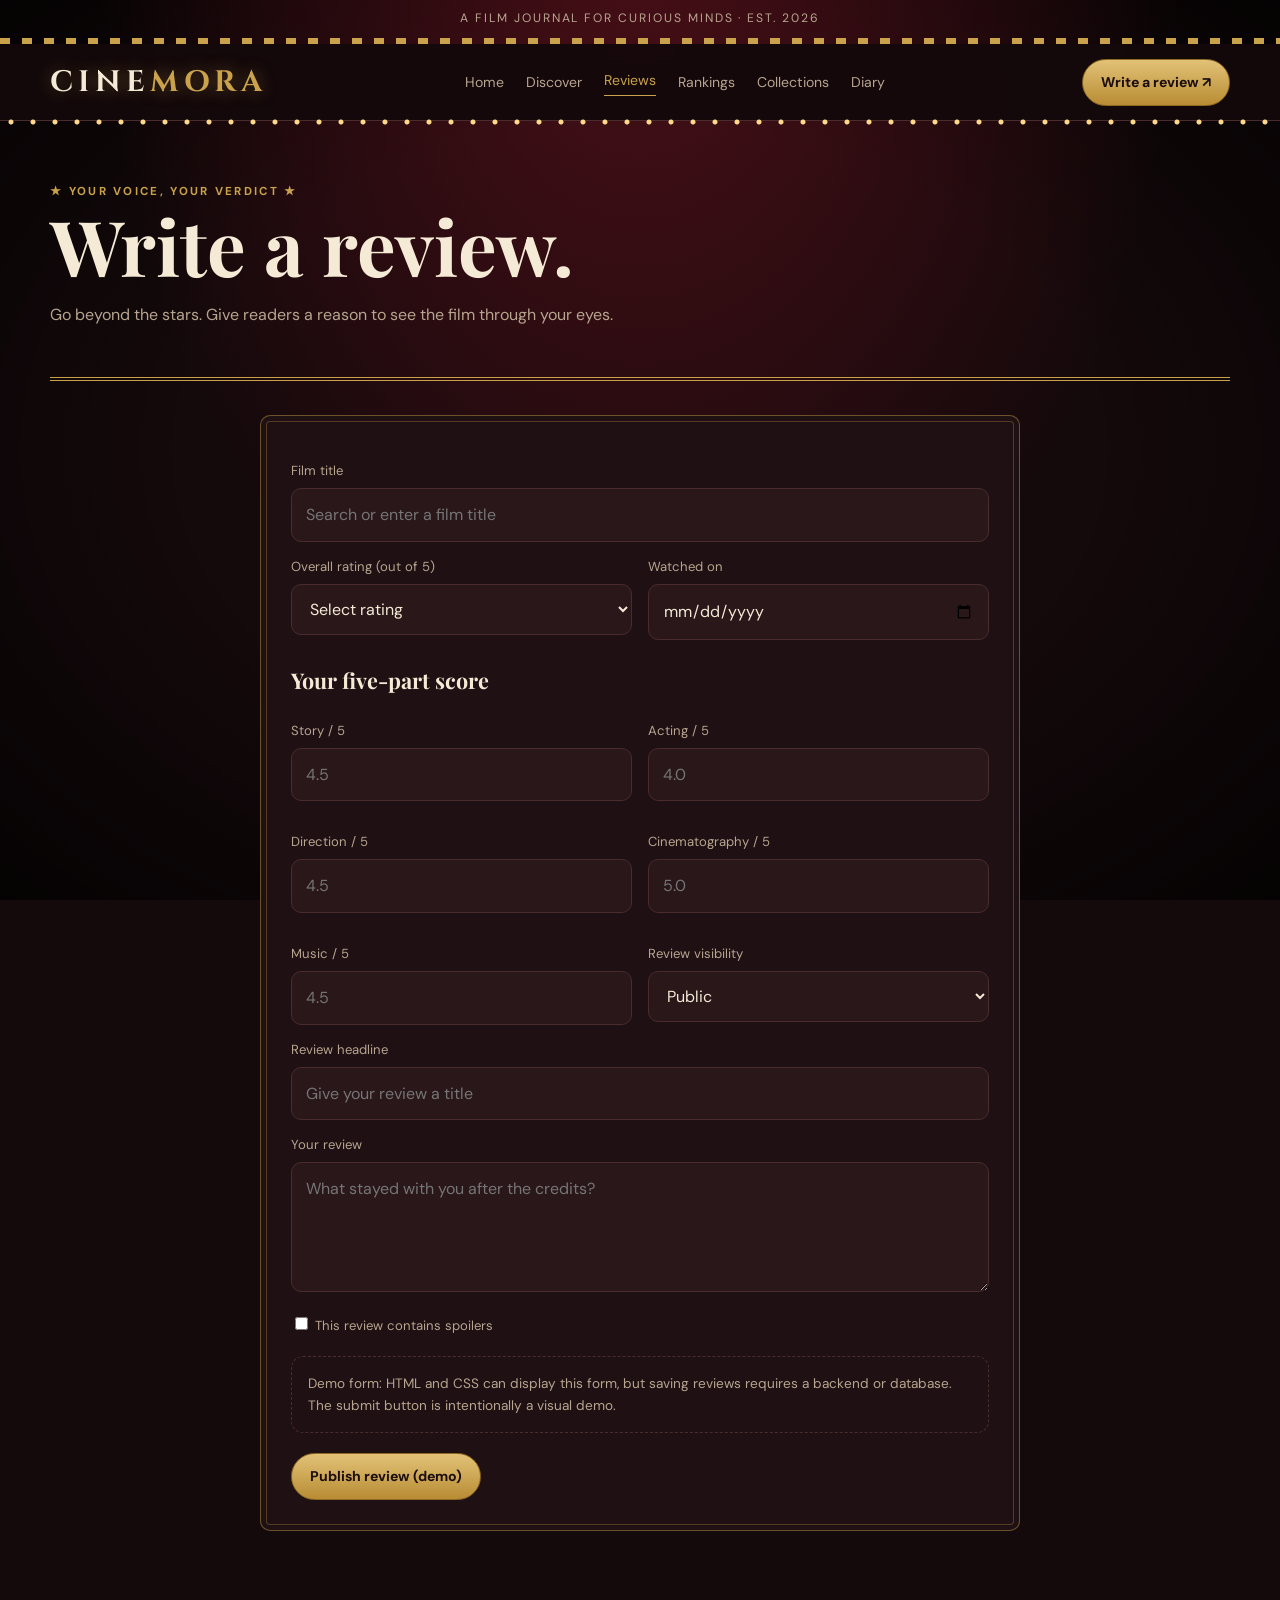
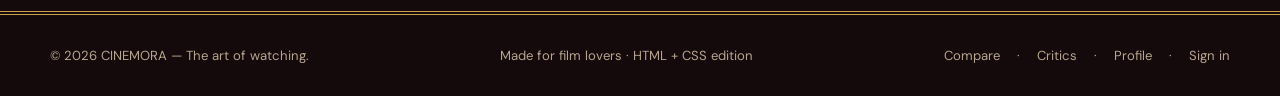
<file: write-review.html>
<!DOCTYPE html>
<html lang="en">

<head>
    <meta charset="UTF-8">
    <meta name="viewport" content="width=device-width, initial-scale=1.0">

    <meta name="description" content="Write a Review">

    <title>Write a Review | CINEMORA</title>

    <link rel="stylesheet" href="css/style.css">
</head>

<body>

    <div class="topline">
        <div class="container">
            A film journal for curious minds · Est. 2026
        </div>
    </div>

    <div class="nav-wrap">
        <div class="container">

            <nav>

                <a class="logo" href="index.html">
                    CINE<span>MORA</span>
                </a>

                <div class="nav-links">

                    <a class="" href="index.html">Home</a>
                    <a class="" href="discover.html">Discover</a>
                    <a class="active" href="review-hub.html">Reviews</a>
                    <a class="" href="rankings.html">Rankings</a>
                    <a class="" href="collections.html">Collections</a>
                    <a class="" href="diary.html">Diary</a>

                </div>

                <a class="nav-cta" href="write-review.html">
                    Write a review ↗
                </a>

            </nav>

        </div>
    </div>

    <main class="container">

        <div class="page-title">

            <div class="eyebrow">
                Your voice, your verdict
            </div>

            <h1>Write a review.</h1>

            <p>
                Go beyond the stars. Give readers a reason to see the film
                through your eyes.
            </p>

        </div>

        <form class="form-card" action="#" method="get">

            <label>Film title</label>
            <input type="text" placeholder="Search or enter a film title">

            <div class="form-grid">

                <div>

                    <label>Overall rating (out of 5)</label>

                    <select>
                        <option>Select rating</option>
                        <option>5 — Masterpiece</option>
                        <option>4 — Excellent</option>
                        <option>3 — Good</option>
                        <option>2 — Disappointing</option>
                        <option>1 — Not for me</option>
                    </select>

                </div>

                <div>

                    <label>Watched on</label>
                    <input type="date">

                </div>

            </div>

            <h3 style="margin-top:28px">
                Your five-part score
            </h3>

            <div class="form-grid">

                <div>
                    <label>Story / 5</label>
                    <input type="number" min="0" max="5" step=".1" placeholder="4.5">
                </div>

                <div>
                    <label>Acting / 5</label>
                    <input type="number" min="0" max="5" step=".1" placeholder="4.0">
                </div>

                <div>
                    <label>Direction / 5</label>
                    <input type="number" min="0" max="5" step=".1" placeholder="4.5">
                </div>

                <div>
                    <label>Cinematography / 5</label>
                    <input type="number" min="0" max="5" step=".1" placeholder="5.0">
                </div>

                <div>
                    <label>Music / 5</label>
                    <input type="number" min="0" max="5" step=".1" placeholder="4.5">
                </div>

                <div>

                    <label>Review visibility</label>

                    <select>
                        <option>Public</option>
                        <option>Private</option>
                    </select>

                </div>

            </div>

            <label>Review headline</label>
            <input type="text" placeholder="Give your review a title">

            <label>Your review</label>
            <textarea placeholder="What stayed with you after the credits?"></textarea>

            <label>
                <input type="checkbox" style="width:auto">
                This review contains spoilers
            </label>

            <p class="note">
                Demo form: HTML and CSS can display this form, but saving
                reviews requires a backend or database. The submit button
                is intentionally a visual demo.
            </p>

            <button class="btn" type="button">
                Publish review (demo)
            </button>

        </form>

    </main>

    <footer>

        <div class="container footer-inner">

            <span>
                © 2026 CINEMORA — The art of watching.
            </span>

            <span>
                Made for film lovers · HTML + CSS edition
            </span>

            <span>
                <a href="compare.html">Compare</a>
                　·　
                <a href="critics.html">Critics</a>
                　·　
                <a href="profile.html">Profile</a>
                　·　
                <a href="login.html">Sign in</a>
            </span>

        </div>

    </footer>

</body>

</html>
</file>
<file: css/style.css>
@import url('https://fonts.googleapis.com/css2?family=Cinzel:wght@600;700&family=DM+Sans:wght@400;500;600;700&family=Playfair+Display:ital,wght@0,500;0,600;0,700;1,500&display=swap');


:root {
    --bg: #14090b;
    --panel: #1f1013;
    --panel2: #2a171a;
    --text: #f4ead5;
    --muted:#b7a58f;
    --gold: #c9a24b;
    --line: #4a2b2e;
    --white: #fff;

    --radius: 10px;
    --max: 1180px;
}


* {
    box-sizing: border-box;
}

html {
    scroll-behavior: smooth;
}

body {
    margin: 0;
    background:   
        radial-gradient(ellipse at 50% -10%, rgba(122, 21, 35, .55), transparent 60%),
        radial-gradient(ellipse at center, transparent 50%, rgba(0, 0, 0, .75) 100%),
        var(--bg);
    background-attachment: fixed;
    color: var(--text);
    font-family: 'DM Sans', sans-serif;
    line-height: 1.6;
}

a {
    color: inherit;
    text-decoration: none;
}

img {
    display: block;
    width: 100%;
    height: 100%;
    object-fit: cover;
}

button,
input,
textarea,
select {
    font: inherit;
}


.container {
    width: min(var(--max), calc(100% - 40px));
    margin: auto;
}

.topline {
    text-align: center;
    color: var(--muted);
    font-size: .76rem;
    letter-spacing: .16em;
    text-transform: uppercase;
    padding: 9px 0 16px;
    background: repeating-linear-gradient(90deg, var(--gold) 0 10px, transparent 10px 22px) bottom / 100% 6px no-repeat;
}

.nav-wrap {
    position: sticky;
    top: 0;
    z-index: 10;
    background: rgba(20,9,11 , .94);
    backdrop-filter: blur(14px);
    border-bottom: 1px solid var(--line);
}

nav {
    min-height: 76px;
    display: flex;
    align-items: center;
    justify-content: space-between;
    gap: 24px;
}

.logo {
    font-family: 'Cinzel',serif;
    font-size: 1.85rem;
    letter-spacing: .18em;
    font-weight: 700;
    text-shadow:0 0 18px rgba(201, 162, 75, .45);
}

.logo span {
    color: var(--gold);
}

.nav-links {
    display: flex;
    align-items: center;
    gap: 22px;
    flex-wrap: wrap;
}

.nav-links a {
    font-size: .88rem;
    color: var(--muted);
    transition: .2s;
}

.nav-links a:hover,
.nav-links a.active {
    color: var(--gold);
}


.nav-cta,
.btn {
    display: inline-flex;
    align-items: center;
    justify-content: center;
    padding: 11px 18px;
    border-radius: 999px;
    background: linear-gradient(180deg, #e2c277, #b88c34);
    color:#1b0d0f;
    font-weight: 700;
    font-size: .88rem;
    border:  1px solid #8f6a22;
    transition: .2s;
}

.nav-cta:hover,
.btn:hover {
    transform: translateY(-2px);
    filter: brightness(1.08);
}

.btn.outline {
    background: transparent;
    color: var(--text);
    border-color: var(--line);
}

.btn.small {
    padding: 8px 13px;
    font-size: .78rem;
}


main {
    padding: 38px 0 80px;
}

.eyebrow {
    color: var(--gold);
    font-size: .72rem;
    letter-spacing: .2em;
    text-transform: uppercase;
    font-weight: 700;
}


h1,
h2,
h3 {
    font-family: 'Playfair Display', serif;
    line-height: 1.12;
    margin: 0 0 14px;
}

h1 {
    font-size: clamp(2.6rem, 6vw, 5.4rem);
    max-width: 850px;
}

h2 {
    font-size: clamp(1.8rem, 3vw, 2.6rem);
}

h3 {
    font-size: 1.35rem;
}

p {
    color: var(--muted);
    margin: 0 0 16px;
}


.hero {
    display: grid;
    grid-template-columns: 1.05fr .95fr;
    gap: 44px;
    align-items: center;
    padding: 34px 0 62px;
}

.hero-copy p {
    max-width: 570px;
    font-size: 1.05rem;
    margin: 20px 0 26px;
}

.hero-image {
    height: 510px;
    border-radius: var(--radius);
    overflow: hidden;
    position: relative;
    background: linear-gradient(135deg,#3a2226, #1a0d10);
}

.hero-image:after {
    content: "FEATURED FRAME";
    position: absolute;
    bottom: 18px;
    left: 20px;
    color: white;
    font-size: .7rem;
    letter-spacing: .2em;
    text-shadow: 0 2px 8px #000;
}

.image-slot {
    background: linear-gradient(135deg,#3a2226, #1a0d10);
    overflow: hidden;
    position: relative;
    height: 100%; 
}

.image-slot img {
    transition: transform .5s;
}

.image-slot:hover img {
    transform: scale(1.045);
}

.hero-actions {
    display: flex;
    gap: 12px;
    flex-wrap: wrap;
}


.section {
    margin: 54px 0;
}

.section-head {
    display: flex;
    justify-content: space-between;
    align-items: end;
    gap: 20px;
    margin-bottom: 22px;
}

.section-head p {
    max-width: 480px;
    margin: 0;
}

.text-link {
    color: var(--gold);
    font-size: .86rem;
    font-weight: 700;
}


.movie-grid {
    display: grid;
    grid-template-columns: repeat(4, 1fr);
    gap: 22px;
}

.movie-card {
    min-width: 0;
}

.poster {
    height: 310px;
    border-radius: 13px;
    overflow: hidden;
    background: linear-gradient(135deg, #3a2226, #1a0d10);
    position: relative;
}

.poster .rating {
    position: absolute;
    top: 12px;
    right: 12px;
    background: rgba(20,9,11, .88);
    padding: 6px 10px;
    border-radius: 99px;
    color: var(--gold);
    font-size: .78rem;
    font-weight: 700;
}

.movie-card h3 {
    font-family: 'DM Sans', sans-serif;
    font-size: 1rem;
    margin: 12px 0 3px;
}

.meta {
    font-size: .78rem;
    color: var(--muted);
}

.tag {
    display: inline-block;
    border: 1px solid var(--line);
    padding: 5px 10px;
    border-radius: 99px;
    color: var(--muted);
    font-size: .75rem;
    margin: 4px 4px 0 0;
}


.feature-band {
    display: grid;
    grid-template-columns: 1fr 1fr;
    gap: 28px;
    background: var(--panel);
    padding: 28px;
    border-radius: var(--radius);
    align-items: center;
}

.feature-band .image-slot {
    height: 330px;
    border-radius: 13px;
}

.feature-band p {
    max-width: 520px;
}


.split {
    display: grid;
    grid-template-columns: 1fr 1fr;
    gap: 24px;
}

.panel {
    background: var(--panel);
    border: 1px solid var(--line);
    border-radius: var(--radius);
    padding: 24px;
}

.panel h3 {
    margin-bottom: 10px;
}


.list-row {
    display: flex;
    gap: 16px;
    align-items: center;
    padding: 14px 0;
    border-bottom: 1px solid var(--line);
}

.list-row:last-child {
    border: 0;
}

.thumb {
    width: 66px;
    height: 84px;
    flex: none;
    border-radius: 8px;
    overflow: hidden;
    background: var(--panel2);
}

.list-row .grow {
    flex: 1;
}

.list-row strong {
    display: block;
}

.score {
    color: var(--gold);
    font-weight: 700;
}


.page-title {
    padding: 24px 0 34px;
    border-bottom: 4px double var(--gold);
    margin-bottom: 34px;
}

.page-title p {
    max-width: 650px;
    margin-top: 12px;
}

.filters {
    display: flex;
    gap: 8px;
    flex-wrap: wrap;
    margin: 20px 0 28px;
}


.searchbox {
    display: flex;
    gap: 10px;
    margin: 18px 0;
}

.searchbox input {
    flex: 1;
}


input,
textarea,
select {
    background: var(--panel2);
    border: 1px solid var(--line);
    border-radius: 10px;
    padding: 13px 14px;
    color: var(--text);
    width: 100%;
    outline: none;
}

input:focus,
textarea:focus,
select:focus {
    border-color: var(--gold);
}

label {
    display: block;
    font-size: .82rem;
    color: var(--muted);
    margin: 14px 0 7px;
}

textarea {
    min-height: 130px;
    resize: vertical;
}


.form-card {
    max-width: 760px;
    margin: auto;
    background: var(--panel);
    padding: 30px;
    border: 1px solid var(--line);
    border-radius: var(--radius);
}

.form-grid {
    display: grid;
    grid-template-columns: 1fr 1fr;
    gap: 16px;
}


.movie-detail {
    display: grid;
    grid-template-columns: 320px 1fr;
    gap: 38px;
    align-items: start;
}

.detail-poster {
    height: 465px;
    border-radius: 15px;
    overflow: hidden;
    background: var(--panel2);
}

.big-score {
    font-family: 'Playfair Display', serif;
    color: var(--gold);
    font-size: 3rem;
}


.rating-bars {
    display: grid;
    gap: 13px;
    margin: 20px 0;
}

.bar-line {
    display: grid;
    grid-template-columns: 125px 1fr 35px;
    gap: 12px;
    align-items: center;
    color: var(--muted);
    font-size: .85rem;
}

.bar {
    height: 7px;
    background: #4a2b2e;
    border-radius: 20px;
    overflow: hidden;
}

.bar i {
    display: block;
    height: 100%;
    background: var(--gold);
    border-radius: 20px;
}


.quote {
    font-family: 'Playfair Display', serif;
    font-size: 1.4rem;
    color: var(--text);
    border-left: 3px solid var(--gold);
    padding-left: 20px;
    margin: 24px 0;
}


.avatar {
    display: flex;
    align-items: center;
    justify-content: center;
    font-weight: 700;
    color: var(--gold);
    width: 54px;
    height: 54px;
    border-radius: 50%;
    overflow: hidden;
    background: var(--panel2);
    flex: none;
}

.review {
    background: var(--panel);
    padding: 22px;
    border-radius: 14px;
    border: 1px solid var(--line);
    margin-bottom: 14px;
}

.review-top {
    display: flex;
    align-items: center;
    gap: 12px;
    margin-bottom: 12px;
}

.review-top .grow {
    flex: 1;
}

.review p {
    margin-bottom: 0;
}


.profile-head {
    display: flex;
    gap: 24px;
    align-items: center;
    background: var(--panel);
    padding: 28px;
    border-radius: var(--radius);
}

.profile-avatar {
    width: 110px;
    height: 110px;
    border-radius: 50%;
    overflow: hidden;
    background: var(--panel2);
    flex: none;
}

.stats {
    display: flex;
    gap: 28px;
    flex-wrap: wrap;
    margin-top: 16px;
}

.stats strong {
    display: block;
    color: var(--text);
    font-size: 1.25rem;
}

.stats span {
    color: var(--muted);
    font-size: .78rem;
}


.auth-wrap {
    max-width: 480px;
    margin: 20px auto;
}

.auth-wrap .logo {
    text-align: center;
    margin-bottom: 22px;
}


footer {
    border-top: 4px double var(--gold);
    padding: 30px 0;
    color: var(--muted);
    font-size: .82rem;
}

.footer-inner {
    display: flex;
    justify-content: space-between;
    gap: 20px;
    flex-wrap: wrap;
}


.note {
    border: 1px dashed var(--line);
    border-radius: 12px;
    padding: 16px;
    color: var(--muted);
    font-size: .85rem;
    margin: 20px 0;
}

.empty-slot {
    height: 100%;
    display: flex;
    align-items: center;
    justify-content: center;
    color: #aab2b9;
    font-size: .75rem;
    letter-spacing: .12em;
    text-align: center;
    padding: 12px;
}


/* TABLET RESPONSIVE DESIGN */

@media (max-width: 900px) {

    .nav-links {
        gap: 12px;
    }

    .hero {
        grid-template-columns: 1fr;
    }

    .hero-image {
        height: 390px;
    }

    .movie-grid {
        grid-template-columns: repeat(2, 1fr);
    }

    .movie-detail {
        grid-template-columns: 250px 1fr;
    }

    .poster {
        height: 270px;
    }

}


/* MOBILE RESPONSIVE DESIGN */

@media (max-width: 620px) {

    .container {
        width: min(100% - 28px, var(--max));
    }

    nav {
        padding: 14px 0;
        align-items: flex-start;
        flex-direction: column;
    }

    .nav-links {
        gap: 10px 15px;
    }

    .nav-cta {
        padding: 8px 14px; font-size: .8rem;
    }

    .hero {
        padding-top: 10px;
    }

    .hero-image {
        height: 300px;
    }

    .movie-grid {
        gap: 14px;
    }

    .poster {
        height: 230px;
    }

    .split,
    .feature-band,
    .movie-detail,
    .form-grid {
        grid-template-columns: 1fr;
    }

    .detail-poster {
        height: 420px;
        max-width: 300px;
    }

    .feature-band .image-slot {
        height: 230px;
    }

    .profile-head {
        align-items: flex-start;
        flex-direction: column;
    }

    .section-head {
        align-items: flex-start;
        flex-direction: column;
    }

    .bar-line {
        grid-template-columns: 95px 1fr 28px;
    }

}
/* ===== CLASSIC CINEMA THEME ===== */

/* Marquee bulbs under navbar (blinking) */
.nav-wrap::after {
    content: "";
    position: absolute;
    left: 0;
    right: 0;
    bottom: -5px;
    height: 6px;
    background: radial-gradient(circle, #ffd98a 0 2px, transparent 3px) 0 0 / 22px 6px repeat-x;
    animation: twinkle 1.6s steps(2) infinite;
}

@keyframes twinkle {
    50% { opacity: .3; }
}

/* Active menu underline */
.nav-links a.active {
    border-bottom: 1px solid var(--gold);
    padding-bottom: 3px;
}

/* Stars around small headings */
.eyebrow::before { content: "★ "; }
.eyebrow::after  { content: " ★"; }

/* Gold picture-frame cards */
.panel,
.review,
.form-card,
.feature-band,
.profile-head {
    border: 1px solid rgba(201, 162, 75, .45);
    box-shadow:
        inset 0 0 0 5px var(--panel),
        inset 0 0 0 6px rgba(201, 162, 75, .3);
}

/* Posters: framed, sepia, full colour on hover */
.poster {
    border: 2px solid rgba(201, 162, 75, .6);
    box-shadow: 0 10px 25px rgba(0, 0, 0, .6);
}

.poster img {
    filter: sepia(.35) contrast(1.05);
    transition: filter .5s, transform .5s;
}

.movie-card:hover .poster img {
    filter: none;
    transform: scale(1.045);
}

.ratings-box { margin: 24px 0; }
footer a:hover { color: var(--gold); }

a:focus-visible, .btn:focus-visible {
    outline: 2px solid var(--gold);
    outline-offset: 3px;
}

@media (prefers-reduced-motion: reduce) {
    .nav-wrap::after { animation: none; }
}

.poster .rating {
    background: rgba(10, 4, 5, .9);
    border: 1px solid var(--gold);
}

.hero-image:has(video)::after {
    display: none;
}

.hero-image .image-slot,
.hero-image video {
    display: block;
    width: 100%;
    height: 100%;
    object-fit: cover;
}

.video-wrap {
    aspect-ratio: 16 / 9;
    margin-bottom: 24px;
}

.video-wrap iframe {
    width: 100%;
    height: 100%;
    border: 0;
    border-radius: var(--radius);
}
/* Compare page: fixed poster height inside panels */
.panel > .image-slot {
    height: 420px;
}

@media (max-width: 620px) {
    .panel > .image-slot {
        height: 320px;
    }
}
</file>
